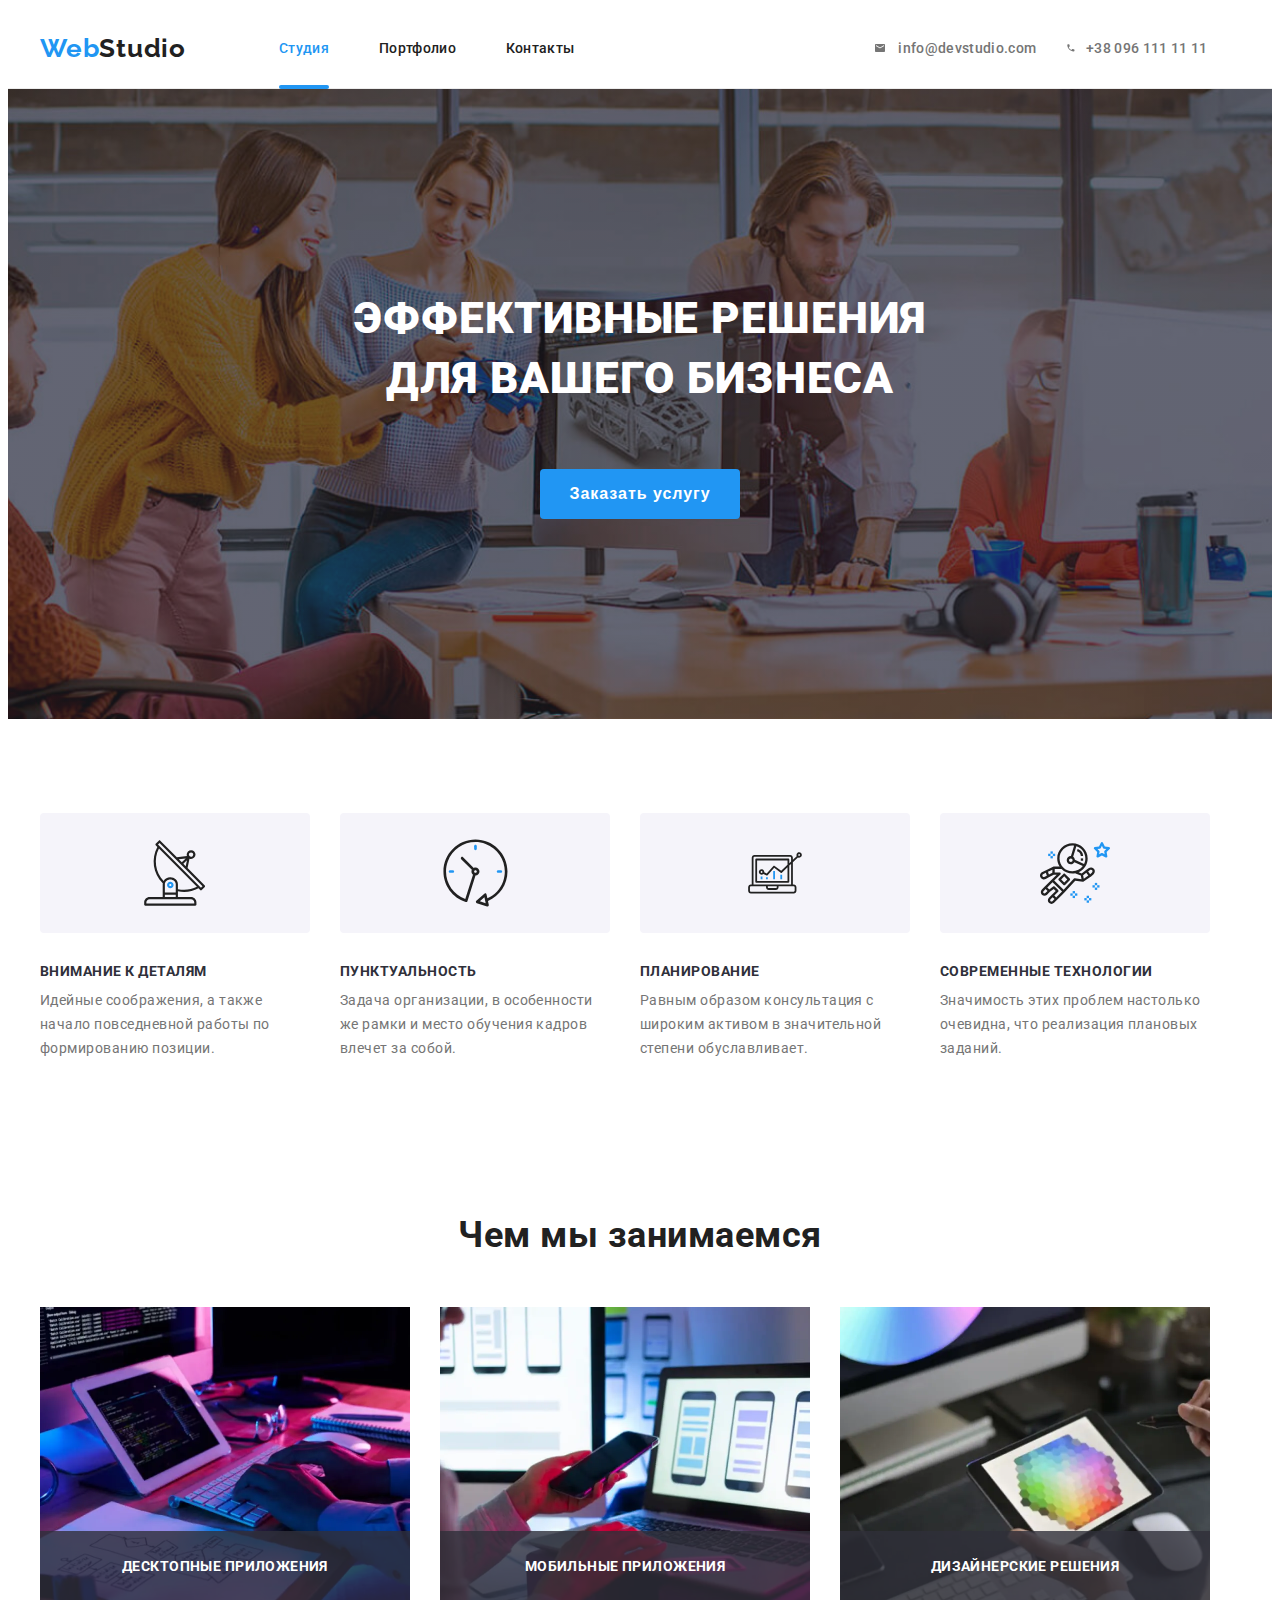
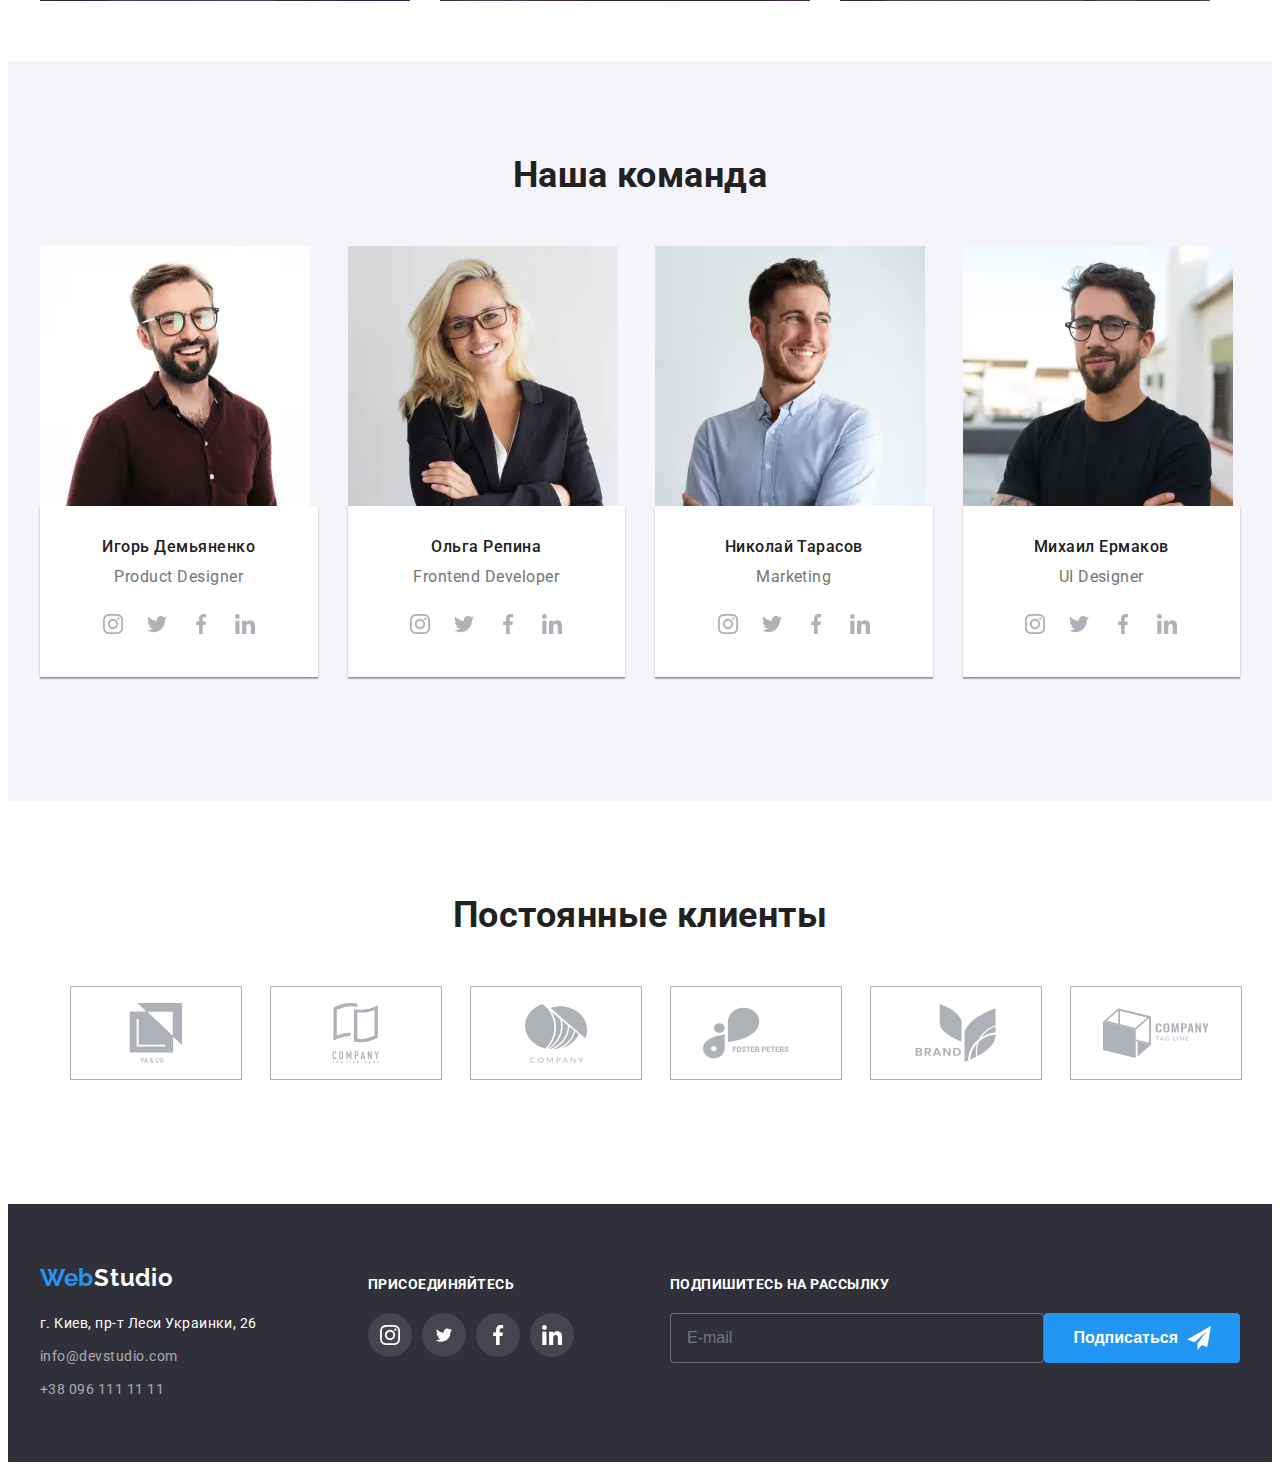
<file: index.html>
<!DOCTYPE html>
<html lang="en">
<head>
    <meta charset="UTF-8">
    <meta http-equiv="X-UA-Compatible" content="IE=edge">
    <meta name="viewport" content="width=device-width, initial-scale=1.0">
    <title>Document</title>
    <link
     href="https://fonts.googleapis.com/css2?family=Raleway:wght@700&family=Roboto:wght@400;500;700;900&display=swap" 
    rel="stylesheet"/>
    <link rel="stylesheet" href="https://cdnjs.cloudflare.com/ajax/libs/modern-normalize/1.0.0/modern-normalize.min.css"
        integrity="sha512-ISS7cAi1PEhQ8jnbJpJZMd29NlhNj4AWYyLOSp2CE/CsHxTCu+r+t0D2yoJudVrd0/8fTVPUVDzY5Tvli75u/g=="
        crossorigin="anonymous" referrerpolicy="no-referrer"/>
    <link rel="stylesheet" href="./css/main.min.css">  
    
</head>

<body>
<header class="header">
    <div class="header__container container">
        <a href="./index.html" class="site-nav__logo logo logo_theam_dark"><span class="accent">Web</span>Studio</a>
        <button class="header__mobile-menu-open" type="button" data-menu-open>
            <svg class="header__open-icon" width="40px" height="40px">
                <use href="./images/sprite.svg#mobile-menu-icon"></use>
            </svg>
        </button>
        <div class="header__menu-wrapper" data-menu>
            <div class="header__mobile-container">
                <button class="header__close-button" type="button" data-menu-close>
                    <svg class="header__close-icon" width="40px" height="40px">
                        <use href="./images/sprite.svg#mobile-menu-close-icon"></use>
                    </svg>
                </button>
                <nav class="site-nav">
                    <ul class="site-nav__pages-link list">
                        <li class="site-nav__item">
                            <a href="./index.html" class="site-nav__link"><span
                                    class="site-nav__underline accent">Студия</span></a>
                        </li>
                        <li class="site-nav__item">
                            <a href="./portfolio.html" class="site-nav__link">Портфолио</a>
                        </li>
                        <li class="site-nav__item">
                            <a href="/" class="site-nav__link">Контакты</a>
                        </li>
                    </ul>
                </nav>
                <ul class="site-nav-contacts list">
                    <li class="site-nav-contacts__item">
                        <a href="mailto:info@devstudio.com" class="site-nav-contacts__link">
                            <svg class="site-nav-contacts__icon" width="16px" height="12px">
                                <use href="./images/sprite.svg#icon-email"></use>
                            </svg>
                            <span class="site-nav-contacts__link-text site-nav-contacts__email">info@devstudio.com</span></a>
                    </li>
                    <li class="site-nav-contacts__item">
                        <a href="tel:+380961111111" class="site-nav-contacts__link">
                            <svg class="site-nav-contacts__icon" width="10px" height="16px">
                                <use href="./images/sprite.svg#icon-phone"></use>
                            </svg>

                            <span class="site-nav-contacts__link-text site-nav-contacts__phone">+38 096 111 11 11</span></a>                                              
                    </li>
                </ul>
                </ul>
                <ul class="header-social-list list">
                    <li class="header-social-list__item">
                        <a href="" class="header-social-list__link">Instagram</a>
                    </li>
                    <li class="header-social-list__item">
                        <a href="" class="header-social-list__link">Twitter</a>
                    </li>
                    <li class="header-social-list__item">
                        <a href="" class="header-social-list__link">Facebook</a>
                    </li>
                    <li class="header-social-list__item">
                        <a href="" class="header-social-list__link">LinkedIn</a>
                    </li>
                </ul>
            </div>
        </div>
    </div>
</header>
    <main>
        <!-- hero -->
         <section class="hero">
            <div class="container">
                <h1 class="hero__title">Эффективные решения<br /> для вашего бизнеса</h1>
                <button class="button primary" type="button" data-modal-open>Заказать услугу</button>
            </div>
         </section>
        <section class="features section">
            <div class="features__container container">
                <ul class="features__list list">
                    <li class="features__item">
                        <div class="features__icon-wrapper">
                            <svg class="features__icon" width="65.32px" height="70px">
                                <use href="./images/sprite.svg#antenna"></use>
                            </svg>
                        </div>
                        <h3 class="features__title">Внимание к деталям</h3>
                        <p class="features__text">
                            Идейные соображения, а также начало повседневной работы по
                            формированию позиции.
                        </p>
                    </li>
                    <li class="features__item">
                        <div class="features__icon-wrapper">
                            <svg class="features__icon" width="66.96px" height="70px">
                                <use href="./images/sprite.svg#clock"></use>
                            </svg>
                        </div>
                        <h3 class="features__title">Пунктуальность</h3>
                        <p class="features__text">
                            Задача организации, в особенности же рамки и место обучения
                            кадров влечет за собой.
                        </p>
                    </li>
                    <li class="features__item">
                        <div class="features__icon-wrapper">
                            <svg class="features__icon" width="70px" height="53.69px">
                                <use href="./images/sprite.svg#diagram"></use>
                            </svg>
                        </div>
                        <h3 class="features__title">Планирование</h3>
                        <p class="features__text">
                            Равным образом консультация с широким активом в значительной
                            степени обуславливает.
                        </p>
                    </li>
                    <li class="features__item">
                        <div class="features__icon-wrapper">
                            <svg class="features__icon" width="70px" height="70px">
                                <use href="./images/sprite.svg#astronaut"></use>
                            </svg>
                        </div>
                        <h3 class="features__title">Современные технологии</h3>
                        <p class="features__text">
                            Значимость этих проблем настолько очевидна, что реализация
                            плановых заданий.
                        </p>
                    </li>
                </ul>
            </div>
        </section>
   
            
        <!-- наша деятельность -->
        <section class="section">
        <div class="container">
                <h2 class="section-title">Чем мы занимаемся</h2>
                <ul class="section__list">
                    <li class="section__list-item">
                        <picture>
                            <source srcset="
                                            ./images/what-we-do/webp/wedo1.webp  1x,
                                            ./images/what-we-do/webp/wedo1x2.webp 2x
                                          " />
                            <source srcset="
                                            ./images/what-we-do/jpg/wedo1.jpg 1x,
                                            ./images/what-we-do/jpg/wedo1x2.jpg 2x
                                          " />
                            <img src="./images/what-we-do/jpg/wedo1.jpg" width="370" alt="developer is codding" />
                        </picture>              
                    <p class="section__list-overlay">Десктопные приложения</p>
                    </li>
                    <li class="section__list-item">
                        <picture>
                            <source srcset="
                                    images/what-we-do/webp/wedo2.webp 1x,
                                    images/what-we-do/webp/wedo2x2.webp 2x
                                          " />
                            <source srcset="
                                    images/what-we-do/jpg/wedo2.jpg 1x,
                                    images/what-we-do/jpg/wedo2x2.jpg 2x
                                          " />
                            <img src="./all-images/what-we-do/jpg/wedo2.jpg" width="370"
                                alt="layout designer is working" />
                        </picture>                  
                    <p class="section__list-overlay">Мобильные приложения</p>
                    </li>
                    <li class="section__list-item">
                        <picture>
                            <source srcset="
                                    images/what-we-do/webp/wedo3.webp 1x,
                                    images/what-we-do/webp/wedo3x2.webp 2x
                                          " />
                            <source srcset="
                                    images/what-we-do/jpg/wedo3.jpg 1x,
                                    images/what-we-do/jpg/wedo3x2.jpg 2x
                                          " />
                            <img src="./images/what-we-do/jpg/wedo3.jpg" width="370" alt="designer is working" />
                        </picture>
                    <p class="section__list-overlay">Дизайнерские решения</p>
                    </li>
                </ul>
        </div>
        </section>
    
        <!-- Команда -->
            <section class="team">
                <div class="container">
                <h2 class="section-title">Наша команда</h2>
                <ul class="team__list">
                    <li class="team__list-img">

                        <picture>
                            <source srcset="
                                                ./images/our-team/webp/desk-prod-designer.webp   1x,
                                                ./images/our-team/webp/desk-prod-designer2x.webp 2x
                                          " media="(min-width: 1200px)" />
                            <source srcset="
                                                ./images/our-team/jpg/desk-prod-designer.jpg   1x,
                                                ./images/our-team/jpg/desk-prod-designer2x.jpg 2x
                                          " media="(min-width: 1200px)" />
                        
                            <source srcset="
                                                ./images/our-team/webp/tablet-prod-designer.webp   1x,
                                                ./images/our-team/webp/tablet-prod-designer2x.webp 2x
                                          " media="(min-width: 768px)" />
                            <source srcset="
                                                ./images/our-team/jpg/tablet-prod-designer.jpg   1x,
                                                ./images/our-team/jpg/tablet-prod-designer2x.jpg 2x
                                          " media="(min-width: 768px)" />
                        
                            <source srcset="
                                                ./images/our-team/webp/mobile-prod-designer.webp   1x,
                                                ./images/our-team/webp/mobile-prod-designer2x.webp 2x
                                          " media="(max-width: 767px)" />
                            <source srcset="
                                                ./images/our-team/jpg/mobile-prod-designer.jpg   1x,
                                                ./images/our-team/jpg/mobile-prod-designer2x.jpg 2x
                                          " media="(max-width: 767px)" />
                        
                            <img class="our-team__img" src="./images/our-team/jpg/mobile-prod-designer.jpg" alt="product-designer" />
                        </picture>
                        
                        <div class="team__list-content">
                            <div class="team__list-part">
                                <h3 class="team__list-subtitle">Игорь Демьяненко</h3>
                                <p class="team__list-subtext">Product Designer</p>
                                <ul class="social-list">
                                    <li class="social-list-item">
                                        <a href="" class="social-list-link">
                                            <svg class="social-list-icon">
                                                <use href="./images/sprite.svg#instagram"></use>
                                            </svg>
                                        </a>
                                    </li>
                                    <li class="social-list-item">
                                        <a href="" class="social-list-link">
                                            <svg class="social-list-icon">
                                                <use href="./images/sprite.svg#twitter"></use>
                                            </svg>
                                        </a>
                                    </li>
                                    <li class="social-list-item">
                                        <a href="" class="social-list-link">
                                            <svg class="social-list-icon">
                                                <use href="./images/sprite.svg#facebook"></use>
                                            </svg>
                                        </a>
                                    </li>
                                    <li class="social-list-item">
                                        <a href="" class="social-list-link">
                                            <svg class="social-list-icon">
                                                <use href="./images/sprite.svg#linkedin"></use>
                                            </svg>
                                        </a>
                                    </li>
                                </ul>
                            </div>
                        </div>
                    </li>
                    <li class="team__list-img">
                        <picture>
                            <source srcset="
                                            ./images/our-team/webp/desk-front-dev.webp   1x,
                                            ./images/our-team/webp/desk-front-dev2x.webp 2x
                                          " media="(min-width: 1200px)" />
                            <source srcset="
                                            ./images/our-team/jpg/desk-front-dev.jpg   1x,
                                            ./images/our-team/jpg/desk-front-dev2x.jpg 2x
                                          " media="(min-width: 1200px)" />
                        
                            <source srcset="
                                            ./images/our-team/webp/tablet-front-dev.webp   1x,
                                            ./images/our-team/webp/tablet-front-dev2x.webp 2x
                                          " media="(min-width: 768px)" />
                            <source srcset="
                                            ./images/our-team/jpg/tablet-front-dev.jpg   1x,
                                            ./images/our-team/jpg/tablet-front-dev2x.jpg 2x
                                          " media="(min-width: 768px)" />
                        
                            <source srcset="
                                            ./images/our-team/webp/mobile-front-dev.webp   1x,
                                            ./images/our-team/webp/mobile-front-dev2x.webp 2x
                                          " media="(max-width: 767px)" />
                            <source srcset="
                                            ./images/our-team/jpg/mobile-front-dev.jpg   1x,
                                            ./images/our-team/jpg/mobile-front-dev2x.jpg 2x
                                          " media="(max-width: 767px)" />
                        
                            <img class="our-team__img" src="./our-team/jpg/mobile-front-dev.jpg" alt="product-designer" />
                        </picture>



                        
                        <div class="team__list-content">
                            <div class="team__list-part">
                        <h3 class="team__list-subtitle">Ольга Репина</h3>
                        <p class="team__list-subtext">Frontend Developer</p>
                        <ul class="social-list">
                            <li class="social-list-item">
                                <a href="" class="social-list-link">
                                    <svg class="social-list-icon">
                                        <use href="./images/sprite.svg#instagram"></use>
                                    </svg>
                                </a>
                            </li>
                            <li class="social-list-item">
                                <a href="" class="social-list-link">
                                    <svg class="social-list-icon">
                                        <use href="./images/sprite.svg#twitter"></use>
                                    </svg>
                                </a>
                            </li>
                            <li class="social-list-item">
                                <a href="" class="social-list-link">
                                    <svg class="social-list-icon">
                                        <use href="./images/sprite.svg#facebook"></use>
                                    </svg>
                                </a>
                            </li>
                            <li class="social-list-item">
                                <a href="" class="social-list-link">
                                    <svg class="social-list-icon">
                                        <use href="./images/sprite.svg#linkedin"></use>
                                    </svg>
                                </a>
                            </li>
                        </ul>
                        </div>
                        </div>
                    </li>
                    <li class="team__list-img">
                        <picture>
                            <source srcset="
                                            ./images/our-team/webp/desk-marketing.webp   1x,
                                            ./images/our-team/webp/desk-marketing2x.webp 2x
                                          " media="(min-width: 1200px)" />
                            <source srcset="
                                            ./images/our-team/jpg/desk-marketing.jpg   1x,
                                            ./images/our-team/jpg/desk-marketing2x.jpg 2x
                                          " media="(min-width: 1200px)" />
                        
                            <source srcset="
                                            ./images/our-team/webp/tablet-marketing.webp   1x,
                                            ./images/our-team/webp/tablet-marketing2x.webp 2x
                                          " media="(min-width: 768px)" />
                            <source srcset="
                                            ./images/our-team/jpg/tablet-marketing.jpg   1x,
                                            ./images/our-team/jpg/tablet-marketing2x.jpg 2x
                                          " media="(min-width: 768px)" />
                        
                            <source srcset="
                                            ./images/our-team/webp/mobile-marketing.webp   1x,
                                            ./images/our-team/webp/mobile-marketing2x.webp 2x
                                          " media="(max-width: 767px)" />
                            <source srcset="
                                            ./images/our-team/jpg/mobile-marketing.jpg   1x,
                                            ./images/our-team/jpg/mobile-marketing2x.jpg 2x
                                          " media="(max-width: 767px)" />
                        
                            <img class="our-team__img" src="./images/our-team/jpg/mobile-marketing.jpg" alt="product-designer" />
                        </picture>
                        
                        <div class="team__list-content">
                            <div class="team__list-part">
                        <h3 class="team__list-subtitle">Николай Тарасов</h3>
                        <p class="team__list-subtext">Marketing</p>
                        <ul class="social-list">
                            <li class="social-list-item">
                                <a href="" class="social-list-link">
                                    <svg class="social-list-icon">
                                        <use href="./images/sprite.svg#instagram"></use>
                                    </svg>
                                </a>
                            </li>
                            <li class="social-list-item">
                                <a href="" class="social-list-link">
                                    <svg class="social-list-icon">
                                        <use href="./images/sprite.svg#twitter"></use>
                                    </svg>
                                </a>
                            </li>
                            <li class="social-list-item">
                                <a href="" class="social-list-link">
                                    <svg class="social-list-icon">
                                        <use href="./images/sprite.svg#facebook"></use>
                                    </svg>
                                </a>
                            </li>
                            <li class="social-list-item">
                                <a href="" class="social-list-link">
                                    <svg class="social-list-icon">
                                        <use href="./images/sprite.svg#linkedin"></use>
                                    </svg>
                                </a>
                            </li>
                        </ul>
                        </div>
                        </div>
                    </li>
                    <li class="team__list-img">
                        <picture>
                            <source srcset="
                                            ./images/our-team/webp/desk-ux-designer.webp   1x,
                                            ./images/our-team/webp/desk-ux-designer2x.webp 2x
                                          " media="(min-width: 1200px)" />
                            <source srcset="
                                            ./images/our-team/jpg/desk-ux-designer.jpg   1x,
                                            ./images/our-team/jpg/desk-ux-designer2x.jpg 2x
                                          " media="(min-width: 1200px)" />
                        
                            <source srcset="
                                            ./images/our-team/webp/tablet-ux-designer.webp   1x,
                                            ./images/our-team/webp/tablet-ux-designer2x.webp 2x
                                          " media="(min-width: 768px)" />
                            <source srcset="
                                            ./images/our-team/jpg/tablet-ux-designer.jpg   1x,
                                            ./images/our-team/jpg/tablet-ux-designer2x.jpg 2x
                                          " media="(min-width: 768px)" />
                        
                            <source srcset="
                                            ./images/our-team/webp/mobile-ux-designer.webp   1x,
                                            ./images/our-team/webp/mobile-ux-designer2x.webp 2x
                                          " media="(max-width: 767px)" />
                            <source srcset="
                                            ./images/our-team/jpg/mobile-ux-designer.jpg   1x,
                                            ./images/our-team/jpg/mobile-ux-designer2x.jpg 2x
                                          " media="(max-width: 767px)" />
                        
                            <img class="our-team__img" src="./images/our-team/jpg/mobile-ux-designer.jpg" alt="product-designer" />
                        </picture>
                        
                        <div class="team__list-content">
                            <div class="team__list-part">
                        <h3 class="team__list-subtitle">Михаил Ермаков</h3>
                        <p class="team__list-subtext">UI Designer</p>
                        <ul class="social-list">
                            <li class="social-list-item">
                                <a href="" class="social-list-link">
                                    <svg class="social-list-icon">
                                        <use href="./images/sprite.svg#instagram"></use>
                                    </svg>
                                </a>
                            </li>
                            <li class="social-list-item">
                                <a href="" class="social-list-link">
                                    <svg class="social-list-icon">
                                        <use href="./images/sprite.svg#twitter"></use>
                                    </svg>
                                </a>
                            </li>
                            <li class="social-list-item">
                                <a href="" class="social-list-link">
                                    <svg class="social-list-icon">
                                        <use href="./images/sprite.svg#facebook"></use>
                                    </svg>
                                </a>
                            </li>
                            <li class="social-list-item">
                                <a href="" class="social-list-link">
                                    <svg class="social-list-icon">
                                        <use href="./images/sprite.svg#linkedin"></use>
                                    </svg>
                                </a>
                            </li>
                        </ul>
                        </div>
                        </div>
                    </li>
                </ul>
                </div>
            </section>  


            <!-- Клиенты -->
            <section class="customers">
                <div class="container">
                    <h2 class="section-title">Постоянные клиенты</h2>
            <ul class="customers__list">              
                <li class="customers__list-item">
                    <a href="" class="customers__list-link">
                        <svg class="customers__list-icon" width="41px" height="46.7px">
                            <use href="./images/sprite.svg#icon-group"></use>
                        </svg>
                    </a>
                </li>
                <li class="customers__list-item">
                    <a href="" class="customers__list-link">
                        <svg class="customers__list-icon" width="40px" height="52px">
                            <use href="./images/sprite.svg#icon-group-1"></use>
                        </svg>
                    </a>
                </li>
                <li class="customers__list-item">
                    <a href="" class="customers__list-link">
                        <svg class="customers__list-icon" width="43.46px" height="40.62px">
                            <use href="./images/sprite.svg#icon-Object"></use>
                        </svg>
                    </a>
                </li>
                <li class="customers__list-item">
                    <a href="" class="customers__list-link">
                        <svg class="customers__list-icon" width="84.44px" height="46.7px">
                            <use href="./images/sprite.svg#icon-group-2"></use>
                        </svg>
                    </a>
                </li>
                <li class="customers__list-item">
                    <a href="" class="customers__list-link">
                        <svg class="customers__list-icon" width="62.54px" height="45.43px">
                            <use href="./images/sprite.svg#icon-group-3"></use>
                        </svg>
                    </a>
                </li>
                <li class="customers__list-item">
                    <a href="" class="customers__list-link">
                        <svg class="customers__list-icon" width="93.79px" height="43.93px">
                            <use href="./images/sprite.svg#icon-group-4"></use>
                        </svg>
                    </a>
                </li>
            </ul>
            </div>
            </section>
    </main>

    <!-- Футер -->
    <footer class="footer">  
        <div class="footer__container container"> 
            <div class="address">
                <a href="/" class="address__logo logo"><span class="accent">Web</span>Studio</a>
                <address class="address__wrapper">
                    <p class="address__text">г. Киев, пр-т Леси Украинки, 26</p>
                    <a class="address__item" href="mailto:info@devstudio.com">info@devstudio.com</a><br />
                    <a class="address__item" href="tel:+380961111111">+38 096 111 11 11</a>
                </address>
            </div>

        <div class="social-container">
            <h2 class="social-container__title">Присоединяйтесь</h2>
            <ul class="social-list list">
                <li class="social-list__item">
                    <a href="" class="social-list__link social-list__link_theme_dark"><svg
                            class="social-list__icon social-list__icon_theme_dark" width="20px" height="20px">
                            <use href="./images/sprite.svg#instagram"></use>
                        </svg>
                    </a>
                </li>
                <li class="social-list__item">
                    <a href="" class="social-list__link social-list__link_theme_dark"><svg
                            class="social-list__icon social-list__icon_theme_dark" width="20px" height="16.25px">
                            <use href="./images/sprite.svg#twitter"></use>
                        </svg>
                    </a>
                
                <li class="social-list__item">
                    <a href="" class="social-list__link social-list__link_theme_dark"><svg
                            class="social-list__icon social-list__icon_theme_dark" width="20px" height="20px">
                            <use href="./images/sprite.svg#facebook"></use>
                        </svg>
                    </a>
                </li>
                <li class="social-list__item">
                    <a href="" class="social-list__link social-list__link_theme_dark"><svg
                            class="social-list__icon social-list__icon_theme_dark" width="20px" height="20px">
                            <use href="./images/sprite.svg#linkedin"></use>
                        </svg>
                    </a>
                </li>
            </ul>
        </div>
        
        <div class="subscribe">
          <h2 class="subscribe__title">подпишитесь на рассылку</h2>
          <form class="subscribe-form">
            <input
              class="subscribe-form__email-input"
              type="email"
              placeholder="E-mail"
            />
            <button type="submit" class="subscribe-form__button button">
              Подписаться
            </button>
          </form>
        </div>
    
        </div>
    </footer>
    
     <div class="backdrop is-hidden" data-modal>
         <div class="modal">
             <button type="button" class="modal__close-btn" data-modal-close>
                <svg class="button__list-icon">
                    <use href="./images/sprite.svg#icon-close"></use>
                </svg>
             </button>
             <form action="#" class="modal__form">
             <p class="modal__form-head">Оставьте свои данные, мы вам перезвоним</p>
             <label class="modal__form-field">
                Имя
                <span class="modal__form-input-wrapper">
                    <input type="text" name="user-name" class="modal__form-input" placeholder="Александр">
                    <svg class="modal__form-icon">
                        <use href="./images/sprite.svg#icon-person"></use>
                    </svg>
                </span>
            </label>
            <label class="modal__form-field">
                Телефон
                <span class="modal__form-input-wrapper">
                    <input type="tel" name="user-phone" class="modal__form-input" placeholder="099-999-99-99">
                    <svg class="modal__form-icon">
                        <use href="./images/sprite.svg#icon-phone"></use>
                    </svg>
                </span>               
            </label>
            <label class="modal__form-field">
                Почта
                <span class="modal__form-input-wrapper">
                    <input type="mailto" name="user-mail" class="modal__form-input" placeholder="test01@gmail.com">
                    <svg class="modal__form-icon">
                        <use href="./images/sprite.svg#icon-email"></use>
                    </svg>
                </span>               
            </label>
            <label class="modal__form-field">
                Коментарий
                <textarea name="user-message" class="modal__form-message" placeholder="Введите текст"></textarea>            
            </label>
            <input type="checkbox" name="user-policy" class="modal__form-check visually-hidden" id="user-policy">
            <label for="user-policy" class="modal__form-checkbox-desc"><div>Соглашаюсь с рассылкой и принимаю<a href="" class="modal__form-checkbox-link"></div>Условия договора</a>
            </label>
                <button type="submit" class="modal__form-btn">Oтправить</button>
                </form>
         </div>
     </div>
    <script src="./js/modal.js"></script>
    <script src="./js/mobile-menu.js"></script>
</body>

</html>
</file>
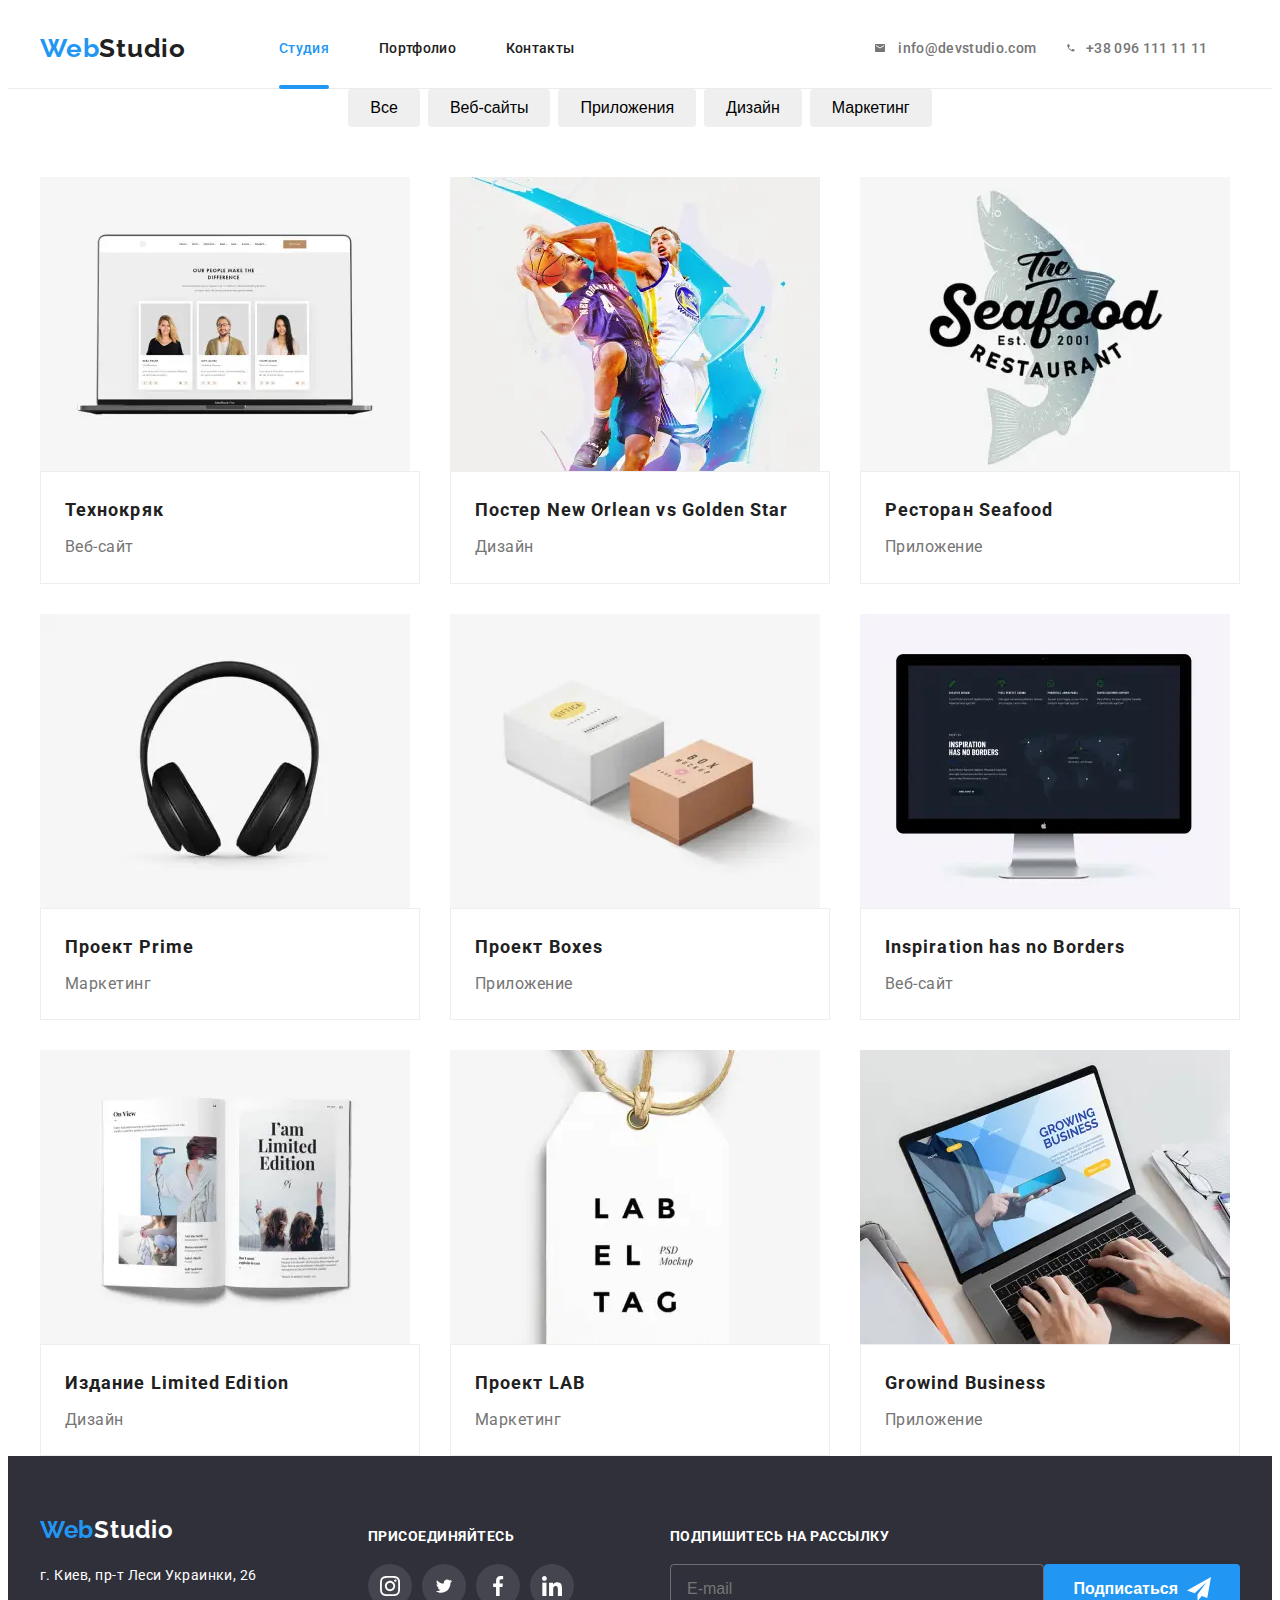
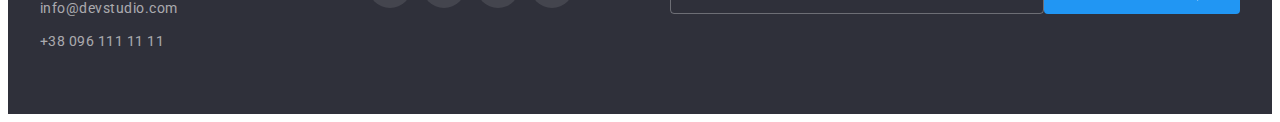
<file: portfolio.html>
<!DOCTYPE html>
<html lang="en">
<head>
    <meta charset="UTF-8">
    <meta http-equiv="X-UA-Compatible" content="IE=edge">
    <meta name="viewport" content="width=device-width, initial-scale=1.0">
    <title>Document</title>
    <link href="https://fonts.googleapis.com/css2?family=Raleway:wght@700&family=Roboto:wght@400;500;700;900&display=swap" rel="stylesheet">
    <link rel="stylesheet" href="https://cdnjs.cloudflare.com/ajax/libs/modern-normalize/1.0.0/modern-normalize.min.css"
        integrity="sha512-ISS7cAi1PEhQ8jnbJpJZMd29NlhNj4AWYyLOSp2CE/CsHxTCu+r+t0D2yoJudVrd0/8fTVPUVDzY5Tvli75u/g=="
        crossorigin="anonymous" referrerpolicy="no-referrer"/>
    <link rel="stylesheet" href="./css/main.min.css">
    
</head>

<body>
    <!-- Шапка -->
    <header class="header">
    <div class="header__container container">
        <a href="./index.html" class="site-nav__logo logo logo_theam_dark"><span class="accent">Web</span>Studio</a>
        <button class="header__mobile-menu-open" type="button" data-menu-open>
            <svg class="header__open-icon" width="40px" height="40px">
                <use href="./images/sprite.svg#mobile-menu-icon"></use>
            </svg>
        </button>
        <div class="header__menu-wrapper" data-menu>
            <div class="header__mobile-container">
                <button class="header__close-button" type="button" data-menu-close>
                    <svg class="header__close-icon" width="40px" height="40px">
                        <use href="./images/sprite.svg#mobile-menu-close-icon"></use>
                    </svg>
                </button>
                <nav class="site-nav">
                    <ul class="site-nav__pages-link list">
                        <li class="site-nav__item">
                            <a href="./index.html" class="site-nav__link"><span
                                    class="site-nav__underline accent">Студия</span></a>
                        </li>
                        <li class="site-nav__item">
                            <a href="./portfolio.html" class="site-nav__link">Портфолио</a>
                        </li>
                        <li class="site-nav__item">
                            <a href="/" class="site-nav__link">Контакты</a>
                        </li>
                    </ul>
                </nav>
                <ul class="site-nav-contacts list">
                    <li class="site-nav-contacts__item">
                        <a href="mailto:info@devstudio.com" class="site-nav-contacts__link">
                            <svg class="site-nav-contacts__icon" width="16px" height="12px">
                                <use href="./images/sprite.svg#icon-email"></use>
                            </svg>
                            <span
                                class="site-nav-contacts__link-text site-nav-contacts__email">info@devstudio.com</span></a>
                    </li>
                    <li class="site-nav-contacts__item">
                        <a href="tel:+380961111111" class="site-nav-contacts__link">
                            <svg class="site-nav-contacts__icon" width="10px" height="16px">
                                <use href="./images/sprite.svg#icon-phone"></use>
                            </svg>
    
                            <span class="site-nav-contacts__link-text site-nav-contacts__phone">+38 096 111 11 11</span></a>
                    </li>
                </ul>
    
            </div>
        </div>
    </div>
    </header>

    <main class="main">
        <section class="portfolio-section">
            <div class="portfolio__container container">
                <ul class="portfolio-buttons-list list">
                    <li class="portfolio-buttons-list__item">
                        <button class="portfolio-buttons-list__button button" type="button">
                            Все
                        </button>
                    </li>
                    <li class="portfolio-buttons-list__item">
                        <button class="portfolio-buttons-list__button button" type="button">
                            Веб-сайты
                        </button>
                    </li>
                    <li class="portfolio-buttons-list__item">
                        <button class="portfolio-buttons-list__button button" type="button">
                            Приложения
                        </button>
                    </li>
                    <li class="portfolio-buttons-list__item">
                        <button class="portfolio-buttons-list__button button" type="button">
                            Дизайн
                        </button>
                    </li>
                    <li class="portfolio-buttons-list__item">
                        <button class="portfolio-buttons-list__button button" type="button">
                            Маркетинг
                        </button>
                    </li>
                </ul>
                <ul class="portfolio-works-list list">
                    <li class="portfolio-works-list__item">
                        <a class="portfolio-works-list__link" href="">
                            <div class="portfolio-works-list__image-wrapper">
                                <picture>
                                    <source srcset="
                            ./images/portfolio-works/webp/desk-tech.webp   1x,
                            ./images/portfolio-works/webp/desk-tech2x.webp 2x
                          " media="(min-width: 1200px)" />
                                    <source srcset="
                            ./images/portfolio-works/jpg/desk-tech.jpg   1x,
                            ./images/portfolio-works/jpg/desk-tech2x.jpg 2x
                          " media="(min-width: 1200px)" />
    
                                    <source srcset="
                            ./images/portfolio-works/webp/tablet-tech.webp   1x,
                            ./images/portfolio-works/webp/tablet-tech2x.webp 2x
                          " media="(min-width: 768px)" />
                                    <source srcset="
                            ./images/portfolio-works/jpg/tablet-tech.jpg   1x,
                            ./images/portfolio-works/jpg/tablet-tech2x.jpg 2x
                          " media="(min-width: 768px)" />
    
                                    <source srcset="
                            ./images/portfolio-works/webp/mobile-tech.webp   1x,
                            ./images/portfolio-works/webp/mobile-tech2x.webp 2x
                          " media="(max-width: 767px)" />
                                    <source srcset="
                            ./images/portfolio-works/jpg/mobile-tech.jpg   1x,
                            ./images/portfolio-works/jpg/mobile-tech2x.jpg 2x
                          " media="(max-width: 767px)" />
    
                                    <img class="portfolio-works-list__image"
                                        src="./images/portfolio-works/jpg/mobile-tech.jpg"
                                        alt="Открытый сайт на ноутбуке" />
                                </picture>
    
                                <div class="portfolio-works-list__text-wrapper">
                                    <p class="portfolio-works-list__hover-text">
                                        Технокряк это современная площадка распространения коронавируса. Компании используют эту платформу для цифрового
                                        шпионажа и атак на защищённые сервера конкурентов.
                                    </p>
                                </div>
                            </div>
                            <div class="portfolio-works-list__item-context">
                                <h2 class="portfolio-works-list__title">Технокряк</h2>
                                <p class="portfolio-works-list__text">Веб-сайт</p>
                            </div>
                        </a>
                    </li>
                    <li class="portfolio-works-list__item">
                        <a class="portfolio-works-list__link" href="">
                            <div class="portfolio-works-list__image-wrapper">
                                <picture>
                                    <source srcset="
                            ./images/portfolio-works/webp/desk-basketball.webp   1x,
                            ./images/portfolio-works/webp/desk-basketball2x.webp 2x
                          " media="(min-width: 1200px)" />
                                    <source srcset="
                            ./images/portfolio-works/jpg/desk-basketball.jpg   1x,
                            ./images/portfolio-works/jpg/desk-basketball2x.jpg 2x
                          " media="(min-width: 1200px)" />
    
                                    <source srcset="
                            ./images/portfolio-works/webp/tablet-basketball.webp   1x,
                            ./images/portfolio-works/webp/tablet-basketball2x.webp 2x
                          " media="(min-width: 768px)" />
                                    <source srcset="
                            ./images/portfolio-works/jpg/tablet-basketball.jpg   1x,
                            ./images/portfolio-works/jpg/tablet-basketball2x.jpg 2x
                          " media="(min-width: 768px)" />
    
                                    <source srcset="
                            ./images/portfolio-works/webp/mobile-basketball.webp   1x,
                            ./images/portfolio-works/webp/mobile-basketball2x.webp 2x
                          " media="(max-width: 767px)" />
                                    <source srcset="
                            ./images/portfolio-works/jpg/mobile-basketball.jpg   1x,
                            ./images/portfolio-works/jpg/mobile-basketball2x.jpg 2x
                          " media="(max-width: 767px)" />
    
                                    <img class="portfolio-works-list__image"
                                        src="./images/portfolio-works/jpg/mobile-basketball.jpg"
                                        alt="Постер с двумя баскетболистами" />
                                </picture>
    
                                <div class="portfolio-works-list__text-wrapper">
                                    <p class="portfolio-works-list__hover-text">
                                        Технокряк это современная площадка распространения коронавируса. Компании используют эту платформу для цифрового
                                        шпионажа и атак на защищённые сервера конкурентов.
                                    </p>
                                </div>
                            </div>
                            <div class="portfolio-works-list__item-context">
                                <h2 class="portfolio-works-list__title">
                                    Постер New Orlean vs Golden Star
                                </h2>
                                <p class="portfolio-works-list__text">Дизайн</p>
                            </div>
                        </a>
                    </li>
                    <li class="portfolio-works-list__item">
                        <a class="portfolio-works-list__link" href="">
                            <div class="portfolio-works-list__image-wrapper">
                                <picture>
                                    <source srcset="
                            ./images/portfolio-works/webp/desk-seafood.webp   1x,
                            ./images/portfolio-works/webp/desk-seafood2x.webp 2x
                          " media="(min-width: 1200px)" />
                                    <source srcset="
                            ./images/portfolio-works/jpg/desk-seafood.jpg   1x,
                            ./images/portfolio-works/jpg/desk-seafood2x.jpg 2x
                          " media="(min-width: 1200px)" />
    
                                    <source srcset="
                            ./images/portfolio-works/webp/tablet-seafood.webp   1x,
                            ./images/portfolio-works/webp/tablet-seafood2x.webp 2x
                          " media="(min-width: 768px)" />
                                    <source srcset="
                            ./images/portfolio-works/jpg/tablet-seafood.jpg   1x,
                            ./images/portfolio-works/jpg/tablet-seafood2x.jpg 2x
                          " media="(min-width: 768px)" />
    
                                    <source srcset="
                            ./images/portfolio-works/webp/mobile-seafood.webp   1x,
                            ./images/portfolio-works/webp/mobile-seafood2x.webp 2x
                          " media="(max-width: 767px)" />
                                    <source srcset="
                            ./images/portfolio-works/jpg/mobile-seafood.jpg   1x,
                            ./images/portfolio-works/jpg/mobile-seafood2x.jpg 2x
                          " media="(max-width: 767px)" />
    
                                    <img class="portfolio-works-list__image"
                                        src="./images/portfolio-works/jpg/mobile-seafood.jpg" alt="Логотип ресторана" />
                                </picture>
    
                                <div class="portfolio-works-list__text-wrapper">
                                    <p class="portfolio-works-list__hover-text">
                                        Технокряк это современная площадка распространения коронавируса. Компании используют эту платформу для цифрового
                                        шпионажа и атак на защищённые сервера конкурентов.
                                    </p>
                                </div>
                            </div>
                            <div class="portfolio-works-list__item-context">
                                <h2 class="portfolio-works-list__title">Ресторан Seafood</h2>
                                <p class="portfolio-works-list__text">Приложение</p>
                            </div>
                        </a>
                    </li>
                    <li class="portfolio-works-list__item">
                        <a class="portfolio-works-list__link" href="">
                            <div class="portfolio-works-list__image-wrapper">
                                <picture>
                                    <source srcset="
                            ./images/portfolio-works/webp/desk-headphones.webp   1x,
                            ./images/portfolio-works/webp/desk-headphones2x.webp 2x
                          " media="(min-width: 1200px)" />
                                    <source srcset="
                            ./images/portfolio-works/jpg/desk-headphones.jpg   1x,
                            ./images/portfolio-works/jpg/desk-headphones2x.jpg 2x
                          " media="(min-width: 1200px)" />
    
                                    <source srcset="
                            ./images/portfolio-works/webp/tablet-headphones.webp   1x,
                            ./images/portfolio-works/webp/tablet-headphones2x.webp 2x
                          " media="(min-width: 768px)" />
                                    <source srcset="
                            ./images/portfolio-works/jpg/tablet-headphones.jpg   1x,
                            ./images/portfolio-works/jpg/tablet-headphones2x.jpg 2x
                          " media="(min-width: 768px)" />
    
                                    <source srcset="
                            ./images/portfolio-works/webp/mobile-headphones.webp   1x,
                            ./images/portfolio-works/webp/mobile-headphones2x.webp 2x
                          " media="(max-width: 767px)" />
                                    <source srcset="
                            ./images/portfolio-works/jpg/mobile-headphones.jpg   1x,
                            ./images/portfolio-works/jpg/mobile-headphones2x.jpg 2x
                          " media="(max-width: 767px)" />
    
                                    <img class="portfolio-works-list__image"
                                        src="./images/portfolio-works/jpg/mobile-headphones.jpg"
                                        alt="Полноразмерные наушники" />
                                </picture>
    
                                <div class="portfolio-works-list__text-wrapper">
                                    <p class="portfolio-works-list__hover-text">
                                        Технокряк это современная площадка распространения коронавируса. Компании используют эту платформу для цифрового
                                        шпионажа и атак на защищённые сервера конкурентов.
                                    </p>
                                </div>
                            </div>
                            <div class="portfolio-works-list__item-context">
                                <h2 class="portfolio-works-list__title">Проект Prime</h2>
                                <p class="portfolio-works-list__text">Маркетинг</p>
                            </div>
                        </a>
                    </li>
                    <li class="portfolio-works-list__item">
                        <a class="portfolio-works-list__link" href="">
                            <div class="portfolio-works-list__image-wrapper">
                                <picture>
                                    <source srcset="
                            ./images/portfolio-works/webp/desk-boxes.webp   1x,
                            ./images/portfolio-works/webp/desk-boxes2x.webp 2x
                          " media="(min-width: 1200px)" />
                                    <source srcset="
                            ./images/portfolio-works/jpg/desk-boxes.jpg   1x,
                            ./images/portfolio-works/jpg/desk-boxes2x.jpg 2x
                          " media="(min-width: 1200px)" />
    
                                    <source srcset="
                            ./images/portfolio-works/webp/tablet-boxes.webp   1x,
                            ./images/portfolio-works/webp/tablet-boxes2x.webp 2x
                          " media="(min-width: 768px)" />
                                    <source srcset="
                            ./images/portfolio-works/jpg/tablet-boxes.jpg   1x,
                            ./images/portfolio-works/jpg/tablet-boxes2x.jpg 2x
                          " media="(min-width: 768px)" />
    
                                    <source srcset="
                            ./images/portfolio-works/webp/mobile-boxes.webp   1x,
                            ./images/portfolio-works/webp/mobile-boxes2x.webp 2x
                          " media="(max-width: 767px)" />
                                    <source srcset="
                            ./images/portfolio-works/jpg/mobile-boxes.jpg   1x,
                            ./images/portfolio-works/jpg/mobile-boxes2x.jpg 2x
                          " media="(max-width: 767px)" />
    
                                    <img class="portfolio-works-list__image"
                                        src="./images/portfolio-works/jpg/mobile-boxes.jpg" alt="Две коробки" />
                                </picture>
    
                                <div class="portfolio-works-list__text-wrapper">
                                    <p class="portfolio-works-list__hover-text">
                                        Технокряк это современная площадка распространения коронавируса. Компании используют эту платформу для цифрового
                                        шпионажа и атак на защищённые сервера конкурентов.
                                    </p>
                                </div>
                            </div>
                            <div class="portfolio-works-list__item-context">
                                <h2 class="portfolio-works-list__title">Проект Boxes</h2>
                                <p class="portfolio-works-list__text">Приложение</p>
                            </div>
                        </a>
                    </li>
                    <li class="portfolio-works-list__item">
                        <a class="portfolio-works-list__link" href="">
                            <div class="portfolio-works-list__image-wrapper">
                                <picture>
                                    <source srcset="
                            ./images/portfolio-works/webp/desk-mac.webp   1x,
                            ./images/portfolio-works/webp/desk-mac2x.webp 2x
                          " media="(min-width: 1200px)" />
                                    <source srcset="
                            ./images/portfolio-works/jpg/desk-mac.jpg   1x,
                            ./images/portfolio-works/jpg/desk-mac2x.jpg 2x
                          " media="(min-width: 1200px)" />
    
                                    <source srcset="
                            ./images/portfolio-works/webp/tablet-mac.webp   1x,
                            ./images/portfolio-works/webp/tablet-mac2x.webp 2x
                          " media="(min-width: 768px)" />
                                    <source srcset="
                            ./images/portfolio-works/jpg/tablet-mac.jpg   1x,
                            ./images/portfolio-works/jpg/tablet-mac2x.jpg 2x
                          " media="(min-width: 768px)" />
    
                                    <source srcset="
                            ./images/portfolio-works/webp/mobile-mac.webp   1x,
                            ./images/portfolio-works/webp/mobile-mac2x.webp 2x
                          " media="(max-width: 767px)" />
                                    <source srcset="
                            ./images/portfolio-works/jpg/mobile-mac.jpg   1x,
                            ./images/portfolio-works/jpg/mobile-mac2x.jpg 2x
                          " media="(max-width: 767px)" />
    
                                    <img class="portfolio-works-list__image"
                                        src="./images/portfolio-works/jpg/mobile-mac.jpg"
                                        alt="Моноблок с открытым сайтом" />
                                </picture>
    
                                <div class="portfolio-works-list__text-wrapper">
                                    <p class="portfolio-works-list__hover-text">
                                        Технокряк это современная площадка распространения коронавируса. Компании используют эту платформу для цифрового
                                        шпионажа и атак на защищённые сервера конкурентов.
                                    </p>
                                </div>
                            </div>
                            <div class="portfolio-works-list__item-context">
                                <h2 class="portfolio-works-list__title">
                                    Inspiration has no Borders
                                </h2>
                                <p class="portfolio-works-list__text">Веб-сайт</p>
                            </div>
                        </a>
                    </li>
                    <li class="portfolio-works-list__item">
                        <a class="portfolio-works-list__link" href="">
                            <div class="portfolio-works-list__image-wrapper">
                                <picture>
                                    <source srcset="
                            ./images/portfolio-works/webp/desk-book.webp   1x,
                            ./images/portfolio-works/webp/desk-book2x.webp 2x
                          " media="(min-width: 1200px)" />
                                    <source srcset="
                            ./images/portfolio-works/jpg/desk-book.jpg   1x,
                            ./images/portfolio-works/jpg/desk-book2x.jpg 2x
                          " media="(min-width: 1200px)" />
    
                                    <source srcset="
                            ./images/portfolio-works/webp/tablet-book.webp   1x,
                            ./images/portfolio-works/webp/tablet-book2x.webp 2x
                          " media="(min-width: 768px)" />
                                    <source srcset="
                            ./images/portfolio-works/jpg/tablet-book.jpg   1x,
                            ./images/portfolio-works/jpg/tablet-book2x.jpg 2x
                          " media="(min-width: 768px)" />
    
                                    <source srcset="
                            ./images/portfolio-works/webp/mobile-book.webp   1x,
                            ./images/portfolio-works/webp/mobile-book2x.webp 2x
                          " media="(max-width: 767px)" />
                                    <source srcset="
                            ./images/portfolio-works/jpg/mobile-book.jpg   1x,
                            ./images/portfolio-works/jpg/mobile-book2x.jpg 2x
                          " media="(max-width: 767px)" />
    
                                    <img class="portfolio-works-list__image"
                                        src="./images/portfolio-works/jpg/mobile-book.jpg" alt="Разворот журнала" />
                                </picture>
    
                                <div class="portfolio-works-list__text-wrapper">
                                    <p class="portfolio-works-list__hover-text">
                                        Технокряк это современная площадка распространения коронавируса. Компании используют эту платформу для цифрового
                                        шпионажа и атак на защищённые сервера конкурентов.
                                    </p>
                                </div>
                            </div>
                            <div class="portfolio-works-list__item-context">
                                <h2 class="portfolio-works-list__title">
                                    Издание Limited Edition
                                </h2>
                                <p class="portfolio-works-list__text">Дизайн</p>
                            </div>
                        </a>
                    </li>
                    <li class="portfolio-works-list__item">
                        <a class="portfolio-works-list__link" href="">
                            <div class="portfolio-works-list__image-wrapper">
                                <picture>
                                    <source srcset="
                            ./images/portfolio-works/webp/desk-label.webp   1x,
                            ./images/portfolio-works/webp/desk-label2x.webp 2x
                          " media="(min-width: 1200px)" />
                                    <source srcset="
                            ./images/portfolio-works/jpg/desk-label.jpg   1x,
                            ./images/portfolio-works/jpg/desk-label2x.jpg 2x
                          " media="(min-width: 1200px)" />
    
                                    <source srcset="
                            ./images/portfolio-works/webp/tablet-label.webp   1x,
                            ./images/portfolio-works/webp/tablet-label2x.webp 2x
                          " media="(min-width: 768px)" />
                                    <source srcset="
                            ./images/portfolio-works/jpg/tablet-label.jpg   1x,
                            ./images/portfolio-works/jpg/tablet-label2x.jpg 2x
                          " media="(min-width: 768px)" />
    
                                    <source srcset="
                            ./images/portfolio-works/webp/mobile-label.webp   1x,
                            ./images/portfolio-works/webp/mobile-label2x.webp 2x
                          " media="(max-width: 767px)" />
                                    <source srcset="
                            ./images/portfolio-works/jpg/mobile-label.jpg   1x,
                            ./images/portfolio-works/jpg/mobile-label2x.jpg 2x
                          " media="(max-width: 767px)" />
    
                                    <img class="portfolio-works-list__image"
                                        src="./images/portfolio-works/jpg/mobile-label.jpg" alt="Бирка" />
                                </picture>
    
                                <div class="portfolio-works-list__text-wrapper">
                                    <p class="portfolio-works-list__hover-text">
                                        Технокряк это современная площадка распространения коронавируса. Компании используют эту платформу для цифрового
                                        шпионажа и атак на защищённые сервера конкурентов.
                                    </p>
                                </div>
                            </div>
                            <div class="portfolio-works-list__item-context">
                                <h2 class="portfolio-works-list__title">Проект LAB</h2>
                                <p class="portfolio-works-list__text">Маркетинг</p>
                            </div>
                        </a>
                    </li>
                    <li class="portfolio-works-list__item">
                        <a class="portfolio-works-list__link" href="">
                            <div class="portfolio-works-list__image-wrapper">
                                <picture>
                                    <source srcset="
                            ./images/portfolio-works/webp/desk-mackbook.webp   1x,
                            ./images/portfolio-works/webp/desk-mackbook2x.webp 2x
                          " media="(min-width: 1200px)" />
                                    <source srcset="
                            ./images/portfolio-works/jpg/desk-mackbook.jpg   1x,
                            ./images/portfolio-works/jpg/desk-mackbook2x.jpg 2x
                          " media="(min-width: 1200px)" />
    
                                    <source srcset="
                            ./images/portfolio-works/webp/tablet-mackbook.webp   1x,
                            ./images/portfolio-works/webp/tablet-mackbook2x.webp 2x
                          " media="(min-width: 768px)" />
                                    <source srcset="
                            ./images/portfolio-works/jpg/tablet-mackbook.jpg   1x,
                            ./images/portfolio-works/jpg/tablet-mackbook2x.jpg 2x
                          " media="(min-width: 768px)" />
    
                                    <source srcset="
                            ./images/portfolio-works/webp/mobile-mackbook.webp   1x,
                            ./images/portfolio-works/webp/mobile-mackbook2x.webp 2x
                          " media="(max-width: 767px)" />
                                    <source srcset="
                            ./images/portfolio-works/jpg/mobile-mackbook.jpg   1x,
                            ./images/portfolio-works/jpg/mobile-mackbook2x.jpg 2x
                          " media="(max-width: 767px)" />
    
                                    <img class="portfolio-works-list__image"
                                        src="./images/portfolio-works/jpg/mobile-mackbook.jpg"
                                        alt="Человек работающий за ноутбуком" />
                                </picture>
    
                                <div class="portfolio-works-list__text-wrapper">
                                    <p class="portfolio-works-list__hover-text">
                                        Технокряк это современная площадка распространения коронавируса. Компании используют эту платформу для цифрового
                                        шпионажа и атак на защищённые сервера конкурентов.
                                    </p>
                                </div>
                            </div>
                            <div class="portfolio-works-list__item-context">
                                <h2 class="portfolio-works-list__title">Growind Business</h2>
                                <p class="portfolio-works-list__text">Приложение</p>
                            </div>
                        </a>
                    </li>
                </ul>
            </div>
        </section>
    </main>
<!-- <main> -->
    <!-- Фильтры -->
    <!-- <section class="portfolio">
        <div class="container">
            <ul class="portfolio__btn">
                <li class="portfolion__btn-item"><button class="button secondary" type="button">Все</button></li>
                <li class="portfolion__btn-item"><button class="button secondary" type="button">Веб-сайты</button></li>
                <li class="portfolion__btn-item"><button class="button secondary" type="button">Приложения</button></li>
                <li class="portfolion__btn-item"><button class="button secondary" type="button">Дизайн</button></li>
                <li class="portfolion__btn-item"><button class="button secondary" type="button">Маркетинг</button></li>
            </ul>

            <ul class="portfolio__project">
                <li class="portfolio__project-element">
                    <a href="#" class="portfolio__project-list-link-wrapper">
                        <div class="portfolio__project-list-img-wrapper">
                            <picture>
                                <source srcset="
                                                    ./images/portfolio-works/webp/desk-tech.webp   1x,
                                                    ./images/portfolio-works/webp/desk-tech2x.webp 2x
                                                  " media="(min-width: 1200px)" />
                                <source srcset="
                                                    ./images/portfolio-works/jpg/desk-tech.jpg   1x,
                                                    ./images/portfolio-works/jpg/desk-tech2x.jpg 2x
                                                  " media="(min-width: 1200px)" />
                            
                                <source srcset="
                                                    ./images/portfolio-works/webp/tablet-tech.webp   1x,
                                                    ./images/portfolio-works/webp/tablet-tech2x.webp 2x
                                                  " media="(min-width: 768px)" />
                                <source srcset="
                                                    ./images/portfolio-works/jpg/tablet-tech.jpg   1x,
                                                    ./images/portfolio-works/jpg/tablet-tech2x.jpg 2x
                                                  " media="(min-width: 768px)" />
                            
                                <source srcset="
                                                    ./images/portfolio-works/webp/mobile-tech.webp   1x,
                                                    ./images/portfolio-works/webp/mobile-tech2x.webp 2x
                                                  " media="(max-width: 767px)" />
                                <source srcset="
                                                    ./images/portfolio-works/jpg/mobile-tech.jpg   1x,
                                                    ./images/portfolio-works/jpg/mobile-tech2x.jpg 2x
                                                  " media="(max-width: 767px)" />
                            
                                <img class="portfolio-works-list__image" src="./images/portfolio-works/jpg/mobile-tech.jpg"
                                    alt="Открытый сайт на ноутбуке" />
                            </picture>

                            <p class="portfolio__overlay">Технокряк это современная площадка распространения коронавируса. Компании используют эту платформу
                                для цифрового
                                шпионажа и атак на защищённые сервера конкурентов.</p>
                        </div>                        
                            </a>
                    <div class="portfolio__list">
                        <h3 class="portfolio__project-list">Технокряк</h3>
                        <p class="portfolio__filter">Веб-сайт</p>
                    </div>
                </li>

                <li class="portfolio__project-element">
                   <a href="#" class="portfolio__project-list-link-wrapper">
                        <div class="portfolio__project-list-img-wrapper">
                            <picture>
                                <source srcset="
                                                    ./images/portfolio-works/webp/desk-basketball.webp   1x,
                                                    ./images/portfolio-works/webp/desk-basketball2x.webp 2x
                                                  " media="(min-width: 1200px)" />
                                <source srcset="
                                                    ./images/portfolio-works/jpg/desk-basketball.jpg   1x,
                                                    ./images/portfolio-works/jpg/desk-basketball2x.jpg 2x
                                                  " media="(min-width: 1200px)" />
                            
                                <source srcset="
                                                    ./images/portfolio-works/webp/tablet-basketball.webp   1x,
                                                    ./images/portfolio-works/webp/tablet-basketball2x.webp 2x
                                                  " media="(min-width: 768px)" />
                                <source srcset="
                                                    ./images/portfolio-works/jpg/tablet-basketball.jpg   1x,
                                                    ./images/portfolio-works/jpg/tablet-basketball2x.jpg 2x
                                                  " media="(min-width: 768px)" />
                            
                                <source srcset="
                                                    ./images/portfolio-works/webp/mobile-basketball.webp   1x,
                                                    ./images/portfolio-works/webp/mobile-basketball2x.webp 2x
                                                  " media="(max-width: 767px)" />
                                <source srcset="
                                                    ./images/portfolio-works/jpg/mobile-basketball.jpg   1x,
                                                    ./images/portfolio-works/jpg/mobile-basketball2x.jpg 2x
                                                  " media="(max-width: 767px)" />
                            
                                <img class="portfolio-works-list__image" src="./images/portfolio-works/jpg/mobile-basketball.jpg"
                                    alt="Открытый сайт на ноутбуке" />
                            </picture>

                            <p class="portfolio__overlay">Технокряк это современная площадка распространения коронавируса. Компании используют эту платформу
                                для цифрового
                                шпионажа и атак на защищённые сервера конкурентов.</p>
                        </div>                        
                            </a>
                    <div class="portfolio__list">
                        <h3 class="portfolio__project-list">Постер New Orlean vs Golden Star</h3>
                        <p class="portfolio__filter">Дизайн</p>
                    </div>
                </li>

                <li class="portfolio__project-element">
                    <a href="#" class="portfolio__project-list-link-wrapper">
                        <div class="portfolio__project-list-img-wrapper">
                            <picture>
                                <source srcset="
                                                    ./images/portfolio-works/webp/desk-seafood.webp   1x,
                                                    ./images/portfolio-works/webp/desk-seafood2x.webp 2x
                                                  " media="(min-width: 1200px)" />
                                <source srcset="
                                                    ./images/portfolio-works/jpg/desk-seafood.jpg   1x,
                                                    ./images/portfolio-works/jpg/desk-sseafoodx.jpg 2x
                                                  " media="(min-width: 1200px)" />
                            
                                <source srcset="
                                                    ./images/portfolio-works/webp/tablet-seafood.webp   1x,
                                                    ./images/portfolio-works/webp/tablet-seafood2x.webp 2x
                                                  " media="(min-width: 768px)" />
                                <source srcset="
                                                    ./images/portfolio-works/jpg/tablet-seafood.jpg   1x,
                                                    ./images/portfolio-works/jpg/tablet-seafood2x.jpg 2x
                                                  " media="(min-width: 768px)" />
                            
                                <source srcset="
                                                    ./images/portfolio-works/webp/mobile-seafood.webp   1x,
                                                    ./images/portfolio-works/webp/mobile-seafood2x.webp 2x
                                                  " media="(max-width: 767px)" />
                                <source srcset="
                                                    ./images/portfolio-works/jpg/mobile-seafood.jpg   1x,
                                                    ./images/portfolio-works/jpg/mobile-seafood2x.jpg 2x
                                                  " media="(max-width: 767px)" />
                            
                                <img class="portfolio-works-list__image" src="./images/portfolio-works/jpg/mobile-seafood.jpg"
                                    alt="Открытый сайт на ноутбуке" />
                            </picture>

                            <p class="portfolio__overlay">Технокряк это современная площадка распространения коронавируса. Компании используют эту платформу
                                для цифрового
                                шпионажа и атак на защищённые сервера конкурентов.</p>
                        </div>                        
                        </a>
                    <div class="portfolio__list">
                        <h3 class="portfolio__project-list">Ресторан Seafood</h3>
                        <p class="portfolio__filter">Приложение</p>
                    </div>
                </li>

                <li class="portfolio__project-element">
                    <a href="#" class="portfolio__project-list-link-wrapper">
                        <div class="portfolio__project-list-img-wrapper">
                            <picture>
                                <source srcset="
                                                    ./images/portfolio-works/webp/desk-headphones.webp   1x,
                                                    ./images/portfolio-works/webp/desk-headphones2x.webp 2x
                                                  " media="(min-width: 1200px)" />
                                <source srcset="
                                                    ./images/portfolio-works/jpg/desk-headphones.jpg   1x,
                                                    ./images/portfolio-works/jpg/desk-headphones2x.jpg 2x
                                                  " media="(min-width: 1200px)" />
                            
                                <source srcset="
                                                    ./images/portfolio-works/webp/tablet-headphones.webp   1x,
                                                    ./images/portfolio-works/webp/tablet-headphones2x.webp 2x
                                                  " media="(min-width: 768px)" />
                                <source srcset="
                                                    ./images/portfolio-works/jpg/tablet-headphones.jpg   1x,
                                                    ./images/portfolio-works/jpg/tablet-headphones2x.jpg 2x
                                                  " media="(min-width: 768px)" />
                            
                                <source srcset="
                                                    ./images/portfolio-works/webp/mobile-headphones.webp   1x,
                                                    ./images/portfolio-works/webp/mobile-headphones2x.webp 2x
                                                  " media="(max-width: 767px)" />
                                <source srcset="
                                                    ./images/portfolio-works/jpg/mobile-headphones.jpg   1x,
                                                    ./images/portfolio-works/jpg/mobile-headphones2x.jpg 2x
                                                  " media="(max-width: 767px)" />
                            
                                <img class="portfolio-works-list__image" src="./images/portfolio-works/jpg/mobile-headphones.jpg"
                                    alt="Открытый сайт на ноутбуке" />
                            </picture>

                            <p class="portfolio__overlay">Технокряк это современная площадка распространения коронавируса. Компании используют эту платформу
                                для цифрового
                                шпионажа и атак на защищённые сервера конкурентов.</p>
                        </div>                        
                        </a>
                    <div class="portfolio__list">
                        <h3 class="portfolio__project-list">Проект Prime</h3>
                        <p class="portfolio__filter">Маркетинг</p>
                    </div>
                </li>

                <li class="portfolio__project-element">
                    <a href="#" class="portfolio__project-list-link-wrapper">
                        <div class="portfolio__project-list-img-wrapper">
                            <picture>
                                <source srcset="
                                                    ./images/portfolio-works/webp/desk-boxes.webp   1x,
                                                    ./images/portfolio-works/webp/desk-boxes2x.webp 2x
                                                  " media="(min-width: 1200px)" />
                                <source srcset="
                                                    ./images/portfolio-works/jpg/desk-boxes.jpg   1x,
                                                    ./images/portfolio-works/jpg/desk-boxes2x.jpg 2x
                                                  " media="(min-width: 1200px)" />
                            
                                <source srcset="
                                                    ./images/portfolio-works/webp/tablet-boxes.webp   1x,
                                                    ./images/portfolio-works/webp/tablet-boxes2x.webp 2x
                                                  " media="(min-width: 768px)" />
                                <source srcset="
                                                    ./images/portfolio-works/jpg/tablet-boxes.jpg   1x,
                                                    ./images/portfolio-works/jpg/tablet-boxes2x.jpg 2x
                                                  " media="(min-width: 768px)" />
                            
                                <source srcset="
                                                    ./images/portfolio-works/webp/mobile-boxes.webp   1x,
                                                    ./images/portfolio-works/webp/mobile-boxes2x.webp 2x
                                                  " media="(max-width: 767px)" />
                                <source srcset="
                                                    ./images/portfolio-works/jpg/mobile-boxes.jpg   1x,
                                                    ./images/portfolio-works/jpg/mobile-boxes2x.jpg 2x
                                                  " media="(max-width: 767px)" />
                            
                                <img class="portfolio-works-list__image" src="./images/portfolio-works/jpg/mobile-boxes.jpg"
                                    alt="Открытый сайт на ноутбуке" />
                            </picture>

                            <p class="portfolio__overlay">Технокряк это современная площадка распространения коронавируса. Компании используют эту платформу
                                для цифрового
                                шпионажа и атак на защищённые сервера конкурентов.</p>
                        </div>                        
                        </a>
                    <div class="portfolio__list">
                        <h3 class="portfolio__project-list">Проект Boxes</h3>
                        <p class="portfolio__filter">Приложение</p>
                    </div>
                </li>

                <li class="portfolio__project-element">
                    <a href="#" class="portfolio__project-list-link-wrapper">
                        <div class="portfolio__project-list-img-wrapper">
                            <picture>
                                <source srcset="
                                                    ./images/portfolio-works/webp/desk-mac.webp   1x,
                                                    ./images/portfolio-works/webp/desk-mac2x.webp 2x
                                                  " media="(min-width: 1200px)" />
                                <source srcset="
                                                    ./images/portfolio-works/jpg/desk-mac.jpg   1x,
                                                    ./images/portfolio-works/jpg/desk-mac2x.jpg 2x
                                                  " media="(min-width: 1200px)" />
                            
                                <source srcset="
                                                    ./images/portfolio-works/webp/tablet-mac.webp   1x,
                                                    ./images/portfolio-works/webp/tablet-mac2x.webp 2x
                                                  " media="(min-width: 768px)" />
                                <source srcset="
                                                    ./images/portfolio-works/jpg/tablet-mac.jpg   1x,
                                                    ./images/portfolio-works/jpg/tablet-mac2x.jpg 2x
                                                  " media="(min-width: 768px)" />
                            
                                <source srcset="
                                                    ./images/portfolio-works/webp/mobile-mac.webp   1x,
                                                    ./images/portfolio-works/webp/mobile-mac2x.webp 2x
                                                  " media="(max-width: 767px)" />
                                <source srcset="
                                                    ./images/portfolio-works/jpg/mobile-mac.jpg   1x,
                                                    ./images/portfolio-works/jpg/mobile-mac2x.jpg 2x
                                                  " media="(max-width: 767px)" />
                            
                                <img class="portfolio-works-list__image" src="./images/portfolio-works/jpg/mobile-mac.jpg"
                                    alt="Открытый сайт на ноутбуке" />
                            </picture>

                            <p class="portfolio__overlay">Технокряк это современная площадка распространения коронавируса. Компании используют эту платформу
                                для цифрового
                                шпионажа и атак на защищённые сервера конкурентов.</p>
                        </div>                        
                        </a>
                    <div class="portfolio__list">
                        <h3 class="portfolio__project-list">Inspiration has no Borders</h3>
                        <p class="portfolio__filter">Веб-сайт</p>
                    </div>
                </li>

                <li class="portfolio__project-element">
                    <a href="#" class="portfolio__project-list-link-wrapper">
                        <div class="portfolio__project-list-img-wrapper">
                            <picture>
                                <source srcset="
                                                    ./images/portfolio-works/webp/desk-book.webp   1x,
                                                    ./images/portfolio-works/webp/desk-book2x.webp 2x
                                                  " media="(min-width: 1200px)" />
                                <source srcset="
                                                    ./images/portfolio-works/jpg/desk-book.jpg   1x,
                                                    ./images/portfolio-works/jpg/desk-book2x.jpg 2x
                                                  " media="(min-width: 1200px)" />
                            
                                <source srcset="
                                                    ./images/portfolio-works/webp/tablet-book.webp   1x,
                                                    ./images/portfolio-works/webp/tablet-book2x.webp 2x
                                                  " media="(min-width: 768px)" />
                                <source srcset="
                                                    ./images/portfolio-works/jpg/tablet-book.jpg   1x,
                                                    ./images/portfolio-works/jpg/tablet-book2x.jpg 2x
                                                  " media="(min-width: 768px)" />
                            
                                <source srcset="
                                                    ./images/portfolio-works/webp/mobile-book.webp   1x,
                                                    ./images/portfolio-works/webp/mobile-book2x.webp 2x
                                                  " media="(max-width: 767px)" />
                                <source srcset="
                                                    ./images/portfolio-works/jpg/mobile-book.jpg   1x,
                                                    ./images/portfolio-works/jpg/mobile-book2x.jpg 2x
                                                  " media="(max-width: 767px)" />
                            
                                <img class="portfolio-works-list__image" src="./images/portfolio-works/jpg/mobile-book.jpg"
                                    alt="Открытый сайт на ноутбуке" />
                            </picture>

                            <p class="portfolio__overlay">Технокряк это современная площадка распространения коронавируса. Компании используют эту платформу
                                для цифрового
                                шпионажа и атак на защищённые сервера конкурентов.</p>
                        </div>                        
                        </a>
                    <div class="portfolio__list">
                        <h3 class="portfolio__project-list">Издание Limited Edition</h3>
                        <p class="portfolio__filter">Дизайн</p>
                    </div>
                </li>

                <li class="portfolio__project-element">
                    <a href="#" class="portfolio__project-list-link-wrapper">
                        <div class="portfolio__project-list-img-wrapper">
                            <picture>
                                <source srcset="
                                                    ./images/portfolio-works/webp/desk-label.webp   1x,
                                                    ./images/portfolio-works/webp/desk-label2x.webp 2x
                                                  " media="(min-width: 1200px)" />
                                <source srcset="
                                                    ./images/portfolio-works/jpg/desk-label.jpg   1x,
                                                    ./images/portfolio-works/jpg/desk-label2x.jpg 2x
                                                  " media="(min-width: 1200px)" />
                            
                                <source srcset="
                                                    ./images/portfolio-works/webp/tablet-label.webp   1x,
                                                    ./images/portfolio-works/webp/tablet-label2x.webp 2x
                                                  " media="(min-width: 768px)" />
                                <source srcset="
                                                    ./images/portfolio-works/jpg/tablet-label.jpg   1x,
                                                    ./images/portfolio-works/jpg/tablet-label2x.jpg 2x
                                                  " media="(min-width: 768px)" />
                            
                                <source srcset="
                                                    ./images/portfolio-works/webp/mobile-label.webp   1x,
                                                    ./images/portfolio-works/webp/mobile-label2x.webp 2x
                                                  " media="(max-width: 767px)" />
                                <source srcset="
                                                    ./images/portfolio-works/jpg/mobile-label.jpg   1x,
                                                    ./images/portfolio-works/jpg/mobile-label2x.jpg 2x
                                                  " media="(max-width: 767px)" />
                            
                                <img class="portfolio-works-list__image" src="./images/portfolio-works/jpg/mobile-label.jpg"
                                    alt="Открытый сайт на ноутбуке" />
                            </picture>

                            <p class="portfolio__overlay">Технокряк это современная площадка распространения коронавируса. Компании используют эту платформу
                                для цифрового
                                шпионажа и атак на защищённые сервера конкурентов.</p>
                        </div>                        
                        </a>
                    <div class="portfolio__list">
                        <h3 class="portfolio__project-list">Проект LAB</h3>
                        <p class="portfolio__filter">Маркетинг</p>
                    </div>
                </li>

                <li class="portfolio__project-element">
                    <a href="#" class="portfolio__project-list-link-wrapper">
                        <div class="portfolio__project-list-img-wrapper">
                            <picture>
                                <source srcset="
                                                    ./images/portfolio-works/webp/desk-mackbook.webp   1x,
                                                    ./images/portfolio-works/webp/desk-mackbook2x.webp 2x
                                                  " media="(min-width: 1200px)" />
                                <source srcset="
                                                    ./images/portfolio-works/jpg/desk-mackbook.jpg   1x,
                                                    ./images/portfolio-works/jpg/desk-mackbook2x.jpg 2x
                                                  " media="(min-width: 1200px)" />
                            
                                <source srcset="
                                                    ./images/portfolio-works/webp/tablet-mackbook.webp   1x,
                                                    ./images/portfolio-works/webp/tablet-mackbook2x.webp 2x
                                                  " media="(min-width: 768px)" />
                                <source srcset="
                                                    ./images/portfolio-works/jpg/tablet-mackbook.jpg   1x,
                                                    ./images/portfolio-works/jpg/tablet-mackbook2x.jpg 2x
                                                  " media="(min-width: 768px)" />
                            
                                <source srcset="
                                                    ./images/portfolio-works/webp/mobile-mackbook.webp   1x,
                                                    ./images/portfolio-works/webp/mobile-mackbook2x.webp 2x
                                                  " media="(max-width: 767px)" />
                                <source srcset="
                                                    ./images/portfolio-works/jpg/mobile-mackbook.jpg   1x,
                                                    ./images/portfolio-works/jpg/mobile-mackbook2x.jpg 2x
                                                  " media="(max-width: 767px)" />
                            
                                <img class="portfolio-works-list__image" src="./images/portfolio-works/jpg/mobile-mackbook.jpg"
                                    alt="Открытый сайт на ноутбуке" />
                            </picture>

                            <p class="portfolio__overlay">Технокряк это современная площадка распространения коронавируса. Компании используют эту платформу
                                для цифрового
                                шпионажа и атак на защищённые сервера конкурентов.</p>
                        </div>                        
                        </a>
                    <div class="portfolio__list">
                        <h3 class="portfolio__project-list">Growing Business</h3>
                        <p class="portfolio__filter">Приложение</p>
                    </div>
                </li>

            </ul>
        </div>
    </section> -->
<!-- </main> -->

    <!-- Футер -->
    <footer class="footer">
        <div class="footer__container container">
            <div class="address">
                <a href="/" class="address__logo logo"><span class="accent">Web</span>Studio</a>
                <address class="address__wrapper">
                    <p class="address__text">г. Киев, пр-т Леси Украинки, 26</p>
                    <a class="address__item" href="mailto:info@devstudio.com">info@devstudio.com</a><br />
                    <a class="address__item" href="tel:+380961111111">+38 096 111 11 11</a>
                </address>
            </div>
    
            <div class="social-container">
                <h2 class="social-container__title">Присоединяйтесь</h2>
                <ul class="social-list list">
                    <li class="social-list__item">
                        <a href="" class="social-list__link social-list__link_theme_dark"><svg
                                class="social-list__icon social-list__icon_theme_dark" width="20px" height="20px">
                                <use href="./images/sprite.svg#instagram"></use>
                            </svg>
                        </a>
                    </li>
                    <li class="social-list__item">
                        <a href="" class="social-list__link social-list__link_theme_dark"><svg
                                class="social-list__icon social-list__icon_theme_dark" width="20px" height="16.25px">
                                <use href="./images/sprite.svg#twitter"></use>
                            </svg>
                        </a>
    
                    <li class="social-list__item">
                        <a href="" class="social-list__link social-list__link_theme_dark"><svg
                                class="social-list__icon social-list__icon_theme_dark" width="20px" height="20px">
                                <use href="./images/sprite.svg#facebook"></use>
                            </svg>
                        </a>
                    </li>
                    <li class="social-list__item">
                        <a href="" class="social-list__link social-list__link_theme_dark"><svg
                                class="social-list__icon social-list__icon_theme_dark" width="20px" height="20px">
                                <use href="./images/sprite.svg#linkedin"></use>
                            </svg>
                        </a>
                    </li>
                </ul>
            </div>
    
            <div class="subscribe">
                <h2 class="subscribe__title">подпишитесь на рассылку</h2>
                <form class="subscribe-form">
                    <input class="subscribe-form__email-input" type="email" placeholder="E-mail" />
                    <button type="submit" class="subscribe-form__button button">
                        Подписаться
                    </button>
                </form>
            </div>
    
        </div>
    </footer>

</body>

</html>




<!-- @media screen and (max-width: 767px) {
}
@media screen and (min-width: 768px) {
}
@media screen and (min-width: 1200px) {
} -->
</file>
<file: css/main.min.css>
:root{--primary-text-color: #757575;--title-text-color: #212121;--accent-color: #2196f3;--primary-white-color: #ffffff;--primary-bgc-color: #f5f4fa;--dark-bg-color: #2f303a}.list{list-style:none;padding:0px;margin:0px}.accent{color:var(--accent-color)}h1,h2,h3,h4,h5,h6,p{margin-top:0;margin-bottom:0}body{background-color:#ffffff;color:var(--primary-text-color);font-family:roboto, sans-serif;letter-spacing:0.03em}ul{list-style:none;margin-top:0;margin-bottom:0;padding-left:0}img{display:block;max-width:100%}button{cursor:pointer}.list{list-style:none}.container{margin-left:auto;margin-right:auto;padding-left:15px;padding-right:15px}@media screen and (max-width: 767px){.container{max-width:480px;min-width:320px}}@media screen and (min-width: 768px){.container{width:768px}}@media screen and (min-width: 1200px){.container{width:1200px}}.section{padding-top:60px;padding-bottom:60px}@media screen and (min-width: 1200px){.section{padding-top:94px;padding-bottom:94px}}.button.primary{color:var(--primary-white-color);background-color:var(--accent-color);font-weight:700;font-size:16px;line-height:1.87;letter-spacing:0.06em;width:200px;height:50px;margin-top:30px}.button.secondary{color:var(--title-text-color);background-color:#f5f4fa;font-weight:500;font-size:16px;line-height:1.62;border:solid 0;padding-top:6px;padding-bottom:6px;padding-right:22px;padding-left:22px}.button.secondary:hover,.button.secondary:focus{background-color:var(--accent-color);color:var(--primary-white-color)}.button{border:none;border-radius:4px;cursor:pointer;transition:background-color 250ms var(--cubic),color 250ms var(--cubic),box-shadow 250ms var(--cubic)}.button:hover,.button:focus{box-shadow:0px 3px 1px rgba(0,0,0,0.1),0px 1px 2px rgba(0,0,0,0.08),0px 2px 2px rgba(0,0,0,0.12);background-color:var(--accent-color);color:var(--primary-white-color)}.social-list{display:inline-flex;justify-content:space-between;max-width:206px;margin-bottom:30px}.social-list-link{display:flex;justify-content:center;align-items:center;width:44px;height:44px;border-radius:50%;background-color:#fff;transition:background-color 250ms linear, color 250ms linear}.social-list-link:hover,.social-list-link:focus{background-color:var(--accent-color)}.social-list-link:hover .social-list-icon,.social-list-link:focus .social-list-icon{fill:var(--primary-white-color)}.social-list-icon{width:20px;height:20px;fill:#afb1b8;transition:fill 250ms linear}.section-title{color:var(--title-text-color);font-weight:bold;font-size:36px;line-height:1.16;text-align:center;margin-bottom:50px}@media screen and (max-width: 1199px){.section-title{font-size:28px;margin-bottom:30px}}.backdrop{position:fixed;top:0;left:0;z-index:100;width:100vw;height:100vh;background-color:rgba(0,0,0,0.2);transition:opacity 500ms linear, visibility 500ms linear}.modal{position:absolute;top:50%;left:50%;transform:translate(-50%, -50%);width:528px;min-height:581px;background-color:var(--primary-white-color);padding:40px}@media screen and (max-width: 1199px){.modal{width:450px;height:609px;margin:94px 15px}}@media screen and (max-width: 479px){.modal{padding:20px;height:500px}}.modal__close-btn{position:absolute;top:8px;right:8px;width:30px;height:30px;border-radius:50%;border:1px solid rgba(0,0,0,0.1);background-color:transparent;cursor:pointer;padding:0}.modal__close-btn:hover{fill:var(--accent-color)}.button__list-icon{width:18px;height:18px;color:#000000}.modal__form{display:flex;flex-direction:column}.modal__form-head{font-size:20px;font-weight:700;text-align:center;margin-bottom:12px;color:var(--title-text-color)}.modal__form-field{font-weight:400;font-size:12px;margin-top:10px}.modal__form-input-wrapper{position:relative;display:block;margin-top:4px}.modal__form-input{width:100%;height:40px;border:1px solid rgba(33,33,33,0.2);border-radius:4px;padding-left:42px;transition:border-color 250ms cubic-bezier(0.4, 0, 0.2, 1);cursor:pointer}.modal__form-input:focus{outline:none;border-color:var(--accent-color)}.modal__form-input:focus+.modal-form-icon{fill:var(--accent-color)}.modal__form-icon{position:absolute;top:50%;left:12px;transform:translateY(-50%);display:block;width:18px;height:18px;background-color:transparent;transition:fill 250ms cubic-bezier(0.4, 0, 0.2, 1)}.modal__form-message{width:100%;height:120px;resize:none;padding:15px;border:1px solid rgba(33,33,33,0.2);border-radius:4px;margin-top:4px;transition:border-color 250ms cubic-bezier(0.4, 0, 0.2, 1)}.modal__form-message::placeholder{color:rgba(117,117,117,0.5)}.modal__form-message:focus{outline:none;border-color:var(--accent-color)}.modal__form-checkbox-desc{font-weight:400;font-size:12px;display:flex;margin-top:20px}.visually-hidden{position:absolute !important;clip:rect(1px 1px 1px 1px);clip:rect(1px 1px 1px 1px);padding:0 !important;border:0 !important;height:0 !important;width:0 !important;overflow:hidden}.is-hidden{opacity:0;visibility:hidden;pointer-events:none}.modal__form-checkbox-desc::before{display:block;content:"";width:16px;height:15px;border:1px solid var(--title-text-color);border-radius:4px;cursor:pointer;display:flex;margin-right:8px}.modal__form-check:checked+.modal__form-checkbox-desc::before{background-color:#2196f3;background-image:url("../images/check.svg");background-size:contain;border-color:#2196f3}.modal__form-checkbox-link{color:#2196f3}.modal__form-btn{color:var(--primary-white-color);background-color:var(--accent-color);font-weight:700;font-size:16px;line-height:1.87;letter-spacing:0.06em;width:200px;height:50px;border:none;border-radius:4px;margin-top:30px;margin-left:154px}@media screen and (max-width: 767px){.header__menu-wrapper{position:fixed;top:0;left:0;width:100%;height:100%;min-height:510px;background-color:var(--primary-white-color);z-index:999;transform:translateX(-100%);transition:transform 250ms var(--cubic)}}@media screen and (max-width: 767px){.header__mobile-container{max-width:480px;margin-right:auto;margin-left:auto;position:relative;height:100%;padding:48px 40px}}@media screen and (min-width: 768px){.header__mobile-container{width:100%;display:flex}}@media screen and (max-width: 767px){.header__menu-wrapper.header__mobile-menu{transform:translateX(0)}}.header__close-button{display:flex;position:absolute;top:10px;right:15px;padding:0;border:none;background-color:var(--primary-white-color);cursor:pointer}@media screen and (min-width: 768px){.header__close-button{display:none}}.header__mobile-menu-open{line-height:0;padding:0;border:none;background-color:var(--primary-white-color);cursor:pointer}@media screen and (min-width: 768px){.header__mobile-menu-open{display:none}}.header__open-icon{transition:fill 250ms var(--cubic)}.header__open-icon:hover{fill:var(--accent-color)}.header__close-icon{transition:fill 250ms var(--cubic)}.header__close-icon:hover{fill:var(--accent-color)}.social-list{display:inline-flex;color:#afb1b8}.social-list__item:not(:last-child){margin-right:10px}.social-list__link{font-size:0;line-height:0;display:flex;justify-content:center;align-items:center;border-radius:50%;width:44px;height:44px;transition:background-color 250ms var(--cubic)}.social-list__link:hover,.social-list__link:focus{background-color:var(--accent-color)}.social-list__link_theme_dark{background-color:rgba(255,255,255,0.1)}.social-list__link_theme_dark{fill:var(--primary-white-color)}.social-list__icon{fill:#fff;transition:fill 250ms var(--cubic)}.social-list__link:hover .social-list__icon,.social-list__link:focus .social-list__icon{fill:var(--primary-white-color)}.logo{margin-top:auto;margin-bottom:auto;font-family:"Raleway", sans-serif;font-weight:700;font-size:24px;line-height:1.17;letter-spacing:0.03em}.logo_theam_dark{color:#212121}.site-nav-contacts{display:flex}@media screen and (min-width: 768px) and (max-width: 1199px){.site-nav-contacts{flex-direction:column;justify-content:center}}@media screen and (min-width: 1200px){.site-nav-contacts{align-items:center}}@media screen and (min-width: 768px) and (max-width: 1199px){.site-nav-contacts__item:not(:last-child){margin-bottom:10px}}@media screen and (min-width: 1200px){.site-nav-contacts__item:not(:last-child){margin-right:30px}}.site-nav-contacts__link{display:flex;align-items:center;color:var(--primary-text-color);font-size:12px;text-decoration:none;transition:color 250ms var(--cubic),fill 250ms var(--cubic)}.site-nav-contacts__link:hover,.site-nav-contacts__link:focus{color:var(--accent-color)}@media screen and (min-width: 768px){.site-nav-contacts__link{position:relative}}@media screen and (min-width: 1200px){.site-nav-contacts__link{font-size:14px}}@media screen and (max-width: 767px){.site-nav-contacts__phone{position:absolute;bottom:194px;left:40px;font-size:34px;color:var(--accent-color)}}@media screen and (max-width: 364px){.site-nav-contacts__phone{font-size:28px}}@media screen and (max-width: 767px){.site-nav-contacts__email{position:absolute;bottom:134px;left:40px;font-size:24px}}.site-nav-contacts__icon{display:inline-block;fill:var(--primary-text-color);transition:fill 250ms var(--cubic)}.site-nav-contacts__link:hover .site-nav-contacts__icon,.site-nav-contacts__link:focus .site-nav-contacts__icon{fill:var(--accent-color)}@media screen and (max-width: 767px){.site-nav-contacts__icon{position:absolute;width:1px;height:1px;margin:-1px;border:0;padding:0;white-space:nowrap;clip-path:inset(100%)}}@media screen and (min-width: 768px){.site-nav-contacts__icon{margin-right:8px}}@media screen and (min-width: 1200px){.site-nav-contacts__icon{margin-right:10px}}.site-nav{display:flex}@media screen and (min-width: 768px){.site-nav{margin-right:84px}}@media screen and (min-width: 1200px){.site-nav{margin-right:298px}}.site-nav__logo{text-decoration:none}@media screen and (min-width: 768px){.site-nav__logo{margin-right:88px}}@media screen and (min-width: 1200px){.site-nav__logo{font-size:26px;margin-right:93px}}@media screen and (min-width: 768px){.site-nav__pages-link{display:flex}}.site-nav__item:not(:last-child){margin-right:50px}.site-nav__link{display:inline-block;position:relative;font-size:40px;text-decoration:none;color:var(--title-text-color);transition:color 250ms var(--cubic)}.site-nav__link:hover,.site-nav__link:focus{color:var(--accent-color)}@media screen and (max-width: 767px){.site-nav__link{margin-bottom:32px}}@media screen and (min-width: 768px){.site-nav__link{font-size:14px;padding-top:32px;padding-bottom:32px}.site-nav__link::after{content:"";position:absolute;height:4px;border-radius:2px;width:100%;bottom:-1px;left:0;background-color:var(--accent-color);transform:scaleX(0);opacity:0;transition:transform 250ms var(--cubic),opacity 250ms var(--cubic)}.site-nav__link:hover::after,.site-nav__link:focus::after{opacity:1;transform:scaleX(1)}}@media screen and (min-width: 768px){.site-nav__underline::after{content:"";position:absolute;height:4px;border-radius:2px;width:100%;bottom:-1px;left:0;background-color:var(--accent-color)}}.header{font-weight:500;line-height:1.17;letter-spacing:0.02em;border-bottom:1px solid #ececec}.header__container{display:flex}@media screen and (max-width: 767px){.header__container{padding-top:10px;padding-bottom:10px;justify-content:space-between}}.header-social-list{display:flex;position:absolute;bottom:48px;left:40px;right:40px}@media screen and (min-width: 768px){.header-social-list{display:none}}@media screen and (max-width: 440px){.header-social-list{height:62px;align-content:space-between;flex-wrap:wrap}}.header-social-list__item{position:relative}.header-social-list__item:not(:last-child){border-right:1px solid rgba(33,33,33,0.2);padding-right:10px;margin-right:10px}.header-social-list__link{font-size:18px;color:var(--accent-color)}.hero{background-color:#c4c4c4;background-image:-webkit-gradient(linear, left top, right top, from(rgba(47,48,58,0.4)), to(rgba(47,48,58,0.4))),url("../images/hero/bg-mobile.jpg");background-image:linear-gradient(to right, rgba(47,48,58,0.4), rgba(47,48,58,0.4)),url("../images/hero/bg-mobile.jpg");background-repeat:no-repeat;background-position:center;background-size:cover;padding-top:118px;padding-bottom:118px;margin-right:auto;margin-left:auto;letter-spacing:0.06em;text-align:center}@media (-webkit-min-device-pixel-ratio: 2), (min-resolution: 2dppx){.hero{background-image:-webkit-gradient(linear, left top, right top, from(rgba(47,48,58,0.4)), to(rgba(47,48,58,0.4))),url("../images/hero/bg-mobile@2x.jpg");background-image:linear-gradient(to right, rgba(47,48,58,0.4), rgba(47,48,58,0.4)),url("../images/hero/bg-mobile@2x.jpg")}}@media screen and (min-width: 768px){.hero{background-image:-webkit-gradient(linear, left top, right top, from(rgba(47,48,58,0.4)), to(rgba(47,48,58,0.4))),url("../images/hero/bg-tablet.jpg");background-image:linear-gradient(to right, rgba(47,48,58,0.4), rgba(47,48,58,0.4)),url("../images/hero/bg-tablet.jpg")}}@media screen and (min-width: 768px) and (-webkit-min-device-pixel-ratio: 2), screen and (min-width: 768px) and (min-resolution: 2dppx){.hero{background-image:-webkit-gradient(linear, left top, right top, from(rgba(47,48,58,0.4)), to(rgba(47,48,58,0.4))),url("../images/hero/bg-tablet@2x.jpg");background-image:linear-gradient(to right, rgba(47,48,58,0.4), rgba(47,48,58,0.4)),url("../images/hero/bg-tablet@2x.jpg")}}@media screen and (min-width: 1200px){.hero{background-image:-webkit-gradient(linear, left top, right top, from(rgba(47,48,58,0.4)), to(rgba(47,48,58,0.4))),url("../images/hero/bg-desktop.jpg");background-image:linear-gradient(to right, rgba(47,48,58,0.4), rgba(47,48,58,0.4)),url("../images/hero/bg-desktop.jpg")}}@media screen and (min-width: 1200px) and (-webkit-min-device-pixel-ratio: 2), screen and (min-width: 1200px) and (min-resolution: 2dppx){.hero{background-image:-webkit-gradient(linear, left top, right top, from(rgba(47,48,58,0.4)), to(rgba(47,48,58,0.4))),url("../images/hero/bg-desktop@2x.jpg");background-image:linear-gradient(to right, rgba(47,48,58,0.4), rgba(47,48,58,0.4)),url("../images/hero/bg-desktop@2x.jpg")}}@media screen and (min-width: 1200px){.hero{max-width:1600px;padding-top:200px;padding-bottom:200px}}.hero__title{margin-bottom:30px;color:#ffffff;text-transform:uppercase;font-weight:900;font-size:26px;line-height:1.61}@media screen and (min-width: 1200px){.hero__title{font-size:44px;line-height:1.36}}@media screen and (min-width: 768px){.features__list{display:flex;flex-wrap:wrap;margin:-15px}}@media screen and (min-width: 1200px){.features__list{flex-wrap:nowrap;margin:0}}@media screen and (max-width: 767px){.features__item{width:100%}.features__item:not(:last-child){margin-bottom:30px}}@media screen and (min-width: 768px){.features__item{width:354px;margin:15px}}@media screen and (min-width: 1200px){.features__item{width:270px;margin:0}.features__item:not(:last-child){margin-right:30px}}.features__icon-wrapper{display:flex;justify-content:center;align-items:center;margin-bottom:30px;width:100%;height:120px;border-radius:4px;background-color:var(--primary-bgc-color)}.features__title{margin-bottom:10px;font-size:14px;letter-spacing:1.17;text-transform:uppercase;color:var(--dark-bg-color)}@media screen and (max-width: 767px){.features__title{text-align:center}}.features__text{font-size:14px;line-height:1.71}.section{padding-bottom:60px}@media screen and (max-width: 1200px){.section{display:none}}.section__list{display:flex;flex-wrap:wrap}.section__list:not(:last-child){margin-right:30px}.section__list-item{position:relative;display:flex;flex-wrap:wrap}.section__list-item:not(:last-child){margin-right:30px}.section__list-overlay{position:absolute;bottom:0;left:0;width:100%;height:70px;font-weight:bold;font-size:14px;line-height:16px;text-align:center;letter-spacing:0.03em;text-transform:uppercase;background-color:rgba(47,48,58,0.8);color:var(--primary-white-color);display:flex;align-items:center;justify-content:center}.team{background-color:#f5f4fa;padding-top:60px;padding-bottom:60px}@media screen and (min-width: 1200px){.team{padding-top:94px;padding-bottom:94px}}.team__list{display:block}.team__list:not(:last-child){margin-right:30px}@media screen and (min-width: 767px){.team__list{display:flex;flex-wrap:wrap;margin-left:-30px}}.team__list-part{display:block;background-color:#fff;border:solid 1px var(--primary-white-color);max-width:450px;text-align:center;padding:0 auto;box-shadow:0px 1px 3px rgba(0,0,0,0.12),0px 1px 1px rgba(0,0,0,0.14),0px 2px 1px rgba(0,0,0,0.2)}.team__list-img{margin-bottom:30px}@media screen and (min-width: 768px){.team__list-img{margin-left:30px}}@media screen and (min-width: 1200px){.team__list-img{flex-basis:calc((100% - 120px) / 4)}}.team__list-subtitle{color:var(--title-text-color);font-weight:500;font-size:16px;line-height:1.2;margin-top:30px;margin-bottom:10px}.team__list-subtext{margin-bottom:16px}.team-list .team__list-subtext{font-weight:400;font-size:16px;line-height:1.2}.portfolio-buttons-list{display:-webkit-box;display:-ms-flexbox;display:flex;-webkit-box-pack:center;-ms-flex-pack:center;justify-content:center;margin-bottom:30px}@media screen and (max-width: 389px){.portfolio-buttons-list{height:156px;-ms-flex-line-pack:justify;align-content:space-between;-webkit-box-pack:left;-ms-flex-pack:left;justify-content:left;-ms-flex-wrap:wrap;flex-wrap:wrap}}@media screen and (min-width: 390px) and (max-width: 767px){.portfolio-buttons-list{min-height:91px;-ms-flex-line-pack:justify;align-content:space-between;-webkit-box-pack:left;-ms-flex-pack:left;justify-content:left;-ms-flex-wrap:wrap;flex-wrap:wrap}}@media screen and (min-width: 1200px){.portfolio-buttons-list{margin-bottom:50px}}.portfolio-buttons-list__item:not(:last-child){margin-right:8px}.portfolio-buttons-list .portfolio-buttons-list__button{padding:6px 22px;font-weight:500;font-size:16px;line-height:1.63}.portfolio-works-list{display:-webkit-box;display:-ms-flexbox;display:flex;-ms-flex-wrap:wrap;flex-wrap:wrap;margin-left:-30px;margin-bottom:-30px}.portfolio-works-list__item{margin-left:30px;margin-bottom:30px}@media screen and (max-width: 767px){.portfolio-works-list__item{width:480px}}@media screen and (min-width: 768px) and (max-width: 1199px){.portfolio-works-list__item{-ms-flex-preferred-size:calc((100% - 60px) / 2);flex-basis:calc((100% - 60px) / 2)}}@media screen and (min-width: 1200px){.portfolio-works-list__item{-ms-flex-preferred-size:calc((100% - 90px) / 3);flex-basis:calc((100% - 90px) / 3)}}@media screen and (max-width: 1199px){.portfolio-works-list__item:first-child .portfolio-works-list__text{margin-bottom:36px}}.portfolio-works-list__link{display:inline-block;width:100%;-webkit-transition:-webkit-box-shadow 250ms var(--cubic);transition:-webkit-box-shadow 250ms var(--cubic);transition:box-shadow 250ms var(--cubic);transition:box-shadow 250ms var(--cubic),-webkit-box-shadow 250ms var(--cubic);text-decoration:none;color:var(--primary-text-color)}.portfolio-works-list__link:hover,.portfolio-works-list__link:focus{-webkit-box-shadow:0px 1px 1px rgba(0,0,0,0.12),0px 4px 4px rgba(0,0,0,0.06),1px 4px 6px rgba(0,0,0,0.16);box-shadow:0px 1px 1px rgba(0,0,0,0.12),0px 4px 4px rgba(0,0,0,0.06),1px 4px 6px rgba(0,0,0,0.16)}.portfolio-works-list__image-wrapper{position:relative;overflow:hidden}.portfolio-works-list__text-wrapper{display:-webkit-box;display:-ms-flexbox;display:flex;-webkit-box-align:center;-ms-flex-align:center;align-items:center;position:absolute;top:0;left:0;padding-right:24px;padding-left:24px;width:100%;height:100%;background-color:rgba(33,150,243,0.9);-webkit-transform:translateY(100%);transform:translateY(100%);-webkit-transition:-webkit-transform 250ms var(--cubic);transition:-webkit-transform 250ms var(--cubic);transition:transform 250ms var(--cubic);transition:transform 250ms var(--cubic),-webkit-transform 250ms var(--cubic)}.portfolio-works-list__link:hover .portfolio-works-list__text-wrapper,.portfolio-works-list__link:focus .portfolio-works-list__text-wrapper{-webkit-transform:translateY(0%);transform:translateY(0%)}.portfolio-works-list__hover-text{font-size:16px;line-height:1.88;color:#fff}@media screen and (max-width: 380px){.portfolio-works-list__hover-text{font-size:14px;line-height:1.4}}.portfolio-works-list__item-context{border:1px solid #eeeeee;padding:20px 24px}.portfolio-works-list__title{margin-bottom:4px;font-size:18px;line-height:2;letter-spacing:0.06em;color:var(--title-text-color)}.portfolio-works-list__text{font-size:16px;line-height:1.88;list-style:none}.customers{padding-top:60px;padding-bottom:60px}@media screen and (min-width: 1200px){.customers{padding-top:94px;padding-bottom:94px}}.customers__list{display:-webkit-box;display:-ms-flexbox;display:flex}@media screen and (max-width: 1199px){.customers__list{-ms-flex-wrap:wrap;flex-wrap:wrap;margin-left:-30px;margin-bottom:-30px}}@media screen and (max-width: 767px){.customers__list-item{-ms-flex-preferred-size:calc((100% - 60px) / 2);flex-basis:calc((100% - 60px) / 2);margin-left:30px;margin-bottom:30px}}@media screen and (min-width: 768px){.customers__list-item{margin-left:30px;margin-bottom:30px;-ms-flex-preferred-size:calc((100% - 90px) / 3);flex-basis:calc((100% - 90px) / 3)}}.customers__list-link{display:flex;width:100%;height:92px;border:solid 1px #afb1b8;align-items:center;justify-content:center;transition:color 250ms linear}.customers__list-icon{width:106px;height:60px;fill:#afb1b8}.customers__list-link:hover .customers__list-icon,.customers__list-link:focus .customers__list-icon{fill:var(--accent-color)}.customers__list-link:hover{border-color:var(--accent-color)}.footer{padding-top:60px;padding-bottom:60px;text-align:center;font-size:14px;line-height:1.71;background-color:#2f303a;color:var(--primary-white-color)}@media screen and (min-width: 1200px){.footer{text-align:left}}@media screen and (min-width: 768px){.footer__container{display:-webkit-box;display:-ms-flexbox;display:flex;-webkit-box-pack:justify;-ms-flex-pack:justify;justify-content:space-between;-ms-flex-wrap:wrap;flex-wrap:wrap;padding-left:76px;padding-right:76px}}@media screen and (min-width: 1200px){.footer__container{-ms-flex-wrap:nowrap;flex-wrap:nowrap;padding-left:15px;padding-right:15px}}.address{width:232px}@media screen and (max-width: 767px){.address{margin-left:auto;margin-right:auto}}.address__logo{display:inline-block;margin-bottom:20px;color:var(--primary-white-color);text-decoration:none}.accent{color:var(--accent-color)}.address__wrapper{font-style:normal}.address__item{display:inline-block;margin-top:9px;color:rgba(255,255,255,0.6);-webkit-transition:color 250ms var(--cubic);transition:color 250ms var(--cubic);text-decoration:none}.address__item:hover,.address__item:focus{color:var(--accent-color)}@media screen and (max-width: 767px){.social-container{margin-top:60px}}@media screen and (min-width: 768px){.social-container{margin-top:5px}}@media screen and (min-width: 1200px){.social-container{margin-top:12px}}.social-container__title{margin-bottom:20px;text-transform:uppercase;font-size:14px;line-height:1.17}.subscribe{margin-top:60px}@media screen and (min-width: 768px) and (max-width: 1199px){.subscribe{margin-right:auto;margin-left:auto}}@media screen and (min-width: 1200px){.subscribe{width:570px;margin-top:12px}}.subscribe__title{margin-bottom:20px;text-transform:uppercase;font-size:14px;line-height:1.17}@media screen and (min-width: 1200px){.subscribe-form{display:-webkit-box;display:-ms-flexbox;display:flex;-webkit-box-pack:justify;-ms-flex-pack:justify;justify-content:space-between}}.subscribe-form__email-input{width:100%;padding:14px 16px;margin-bottom:20px;border-radius:4px;border:1px solid rgba(255,255,255,0.3);font-size:16px;line-height:1.25;background-color:transparent;color:rgba(255,255,255,0.6)}@media screen and (min-width: 768px){.subscribe-form__email-input{width:450px}}@media screen and (min-width: 1200px){.subscribe-form__email-input{margin-bottom:0;width:358px}}.subscribe-form__button{position:relative;padding:10px 62px 10px 29px;font-size:16px;line-height:1.875;font-weight:700;color:var(--primary-white-color);background-color:var(--accent-color)}.subscribe-form__button:after{content:"";position:absolute;display:inline-block;top:50%;right:29px;-webkit-transform:translateY(-50%);transform:translateY(-50%);background-image:url("../images/twitter-footer.svg");width:24px;height:24px}@media screen and (min-width: 768px){.features__list{display:flex;flex-wrap:wrap;margin:-15px}}@media screen and (min-width: 1200px){.features__list{flex-wrap:nowrap;margin:0}}@media screen and (max-width: 767px){.features__item{width:100%}.features__item:not(:last-child){margin-bottom:30px}}@media screen and (min-width: 768px){.features__item{width:354px;margin:15px}}@media screen and (min-width: 1200px){.features__item{width:270px;margin:0}.features__item:not(:last-child){margin-right:30px}}.features__icon-wrapper{display:flex;justify-content:center;align-items:center;margin-bottom:30px;width:100%;height:120px;border-radius:4px;background-color:var(--primary-bgc-color)}.features__title{margin-bottom:10px;font-size:14px;letter-spacing:1.17;text-transform:uppercase;color:var(--dark-bg-color)}@media screen and (max-width: 767px){.features__title{text-align:center}}.features__text{font-size:14px;line-height:1.71}
/*# sourceMappingURL=main.min.css.map */
</file>
